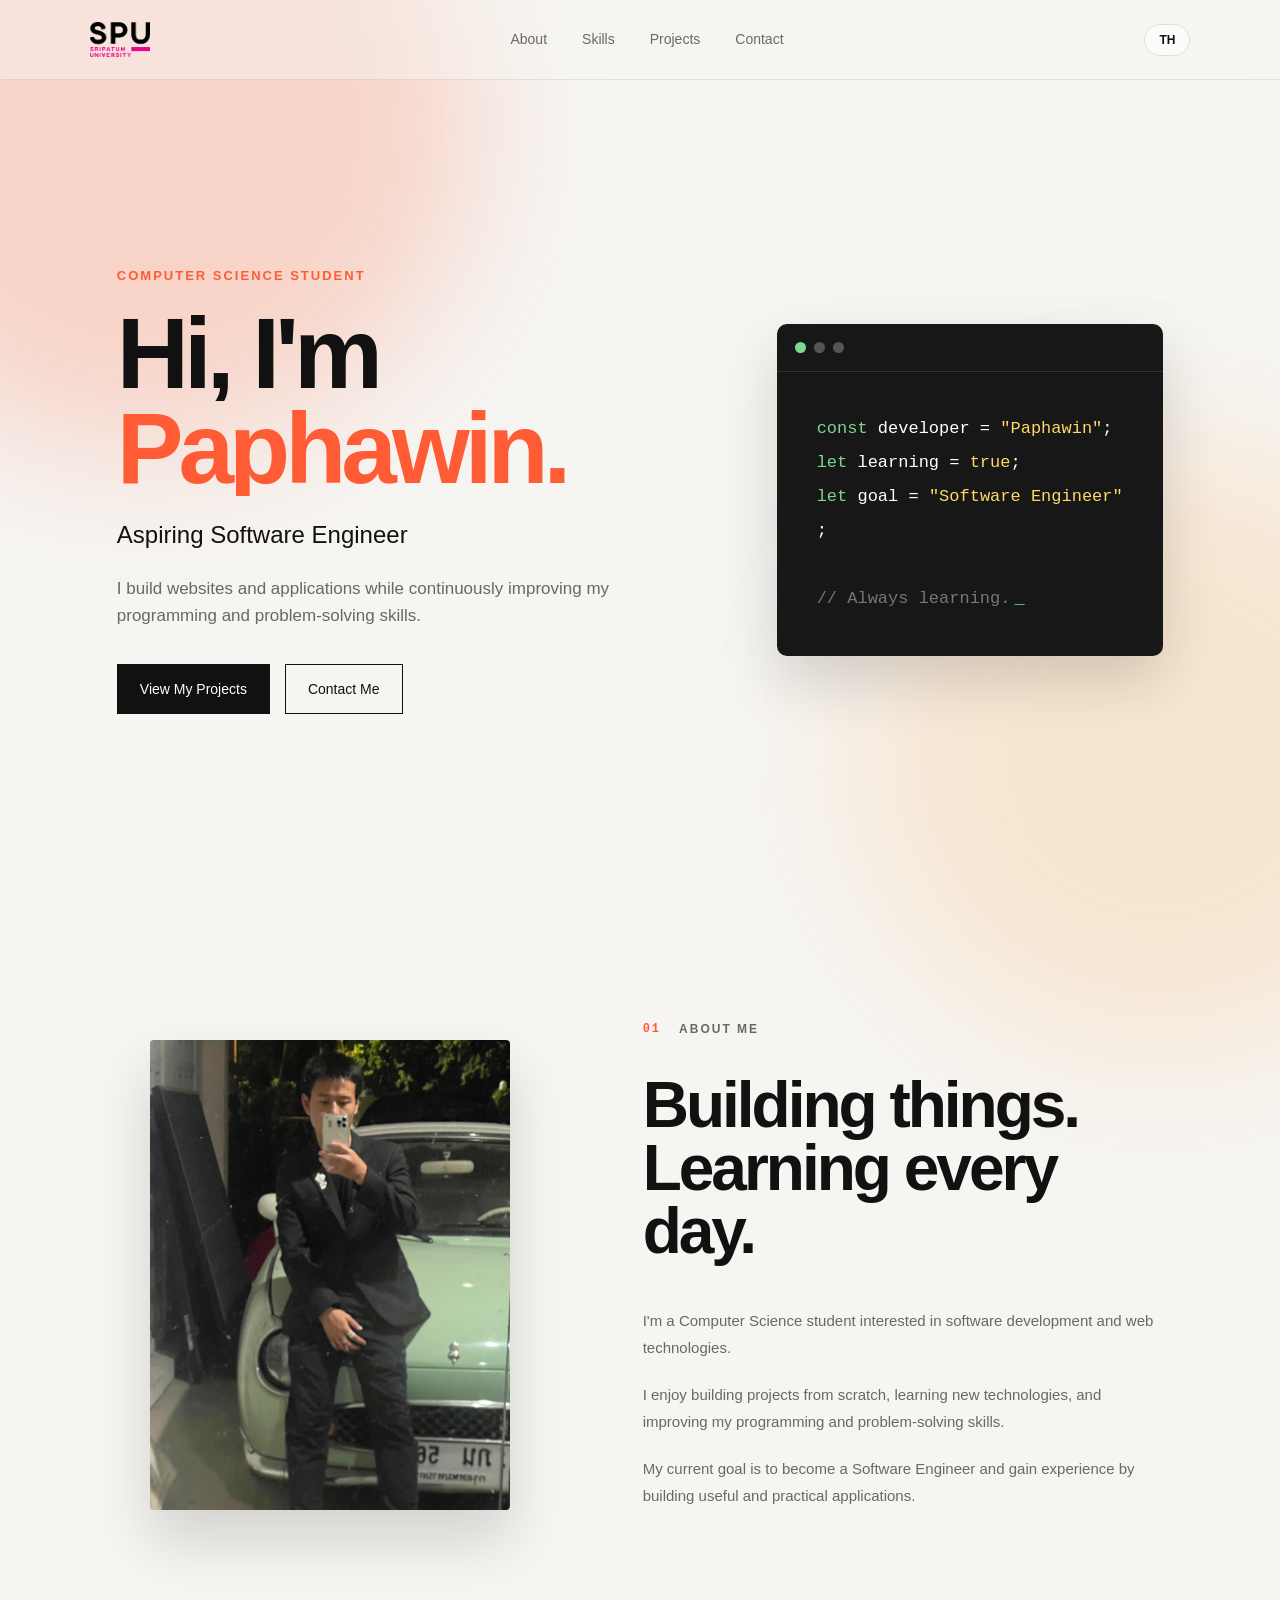
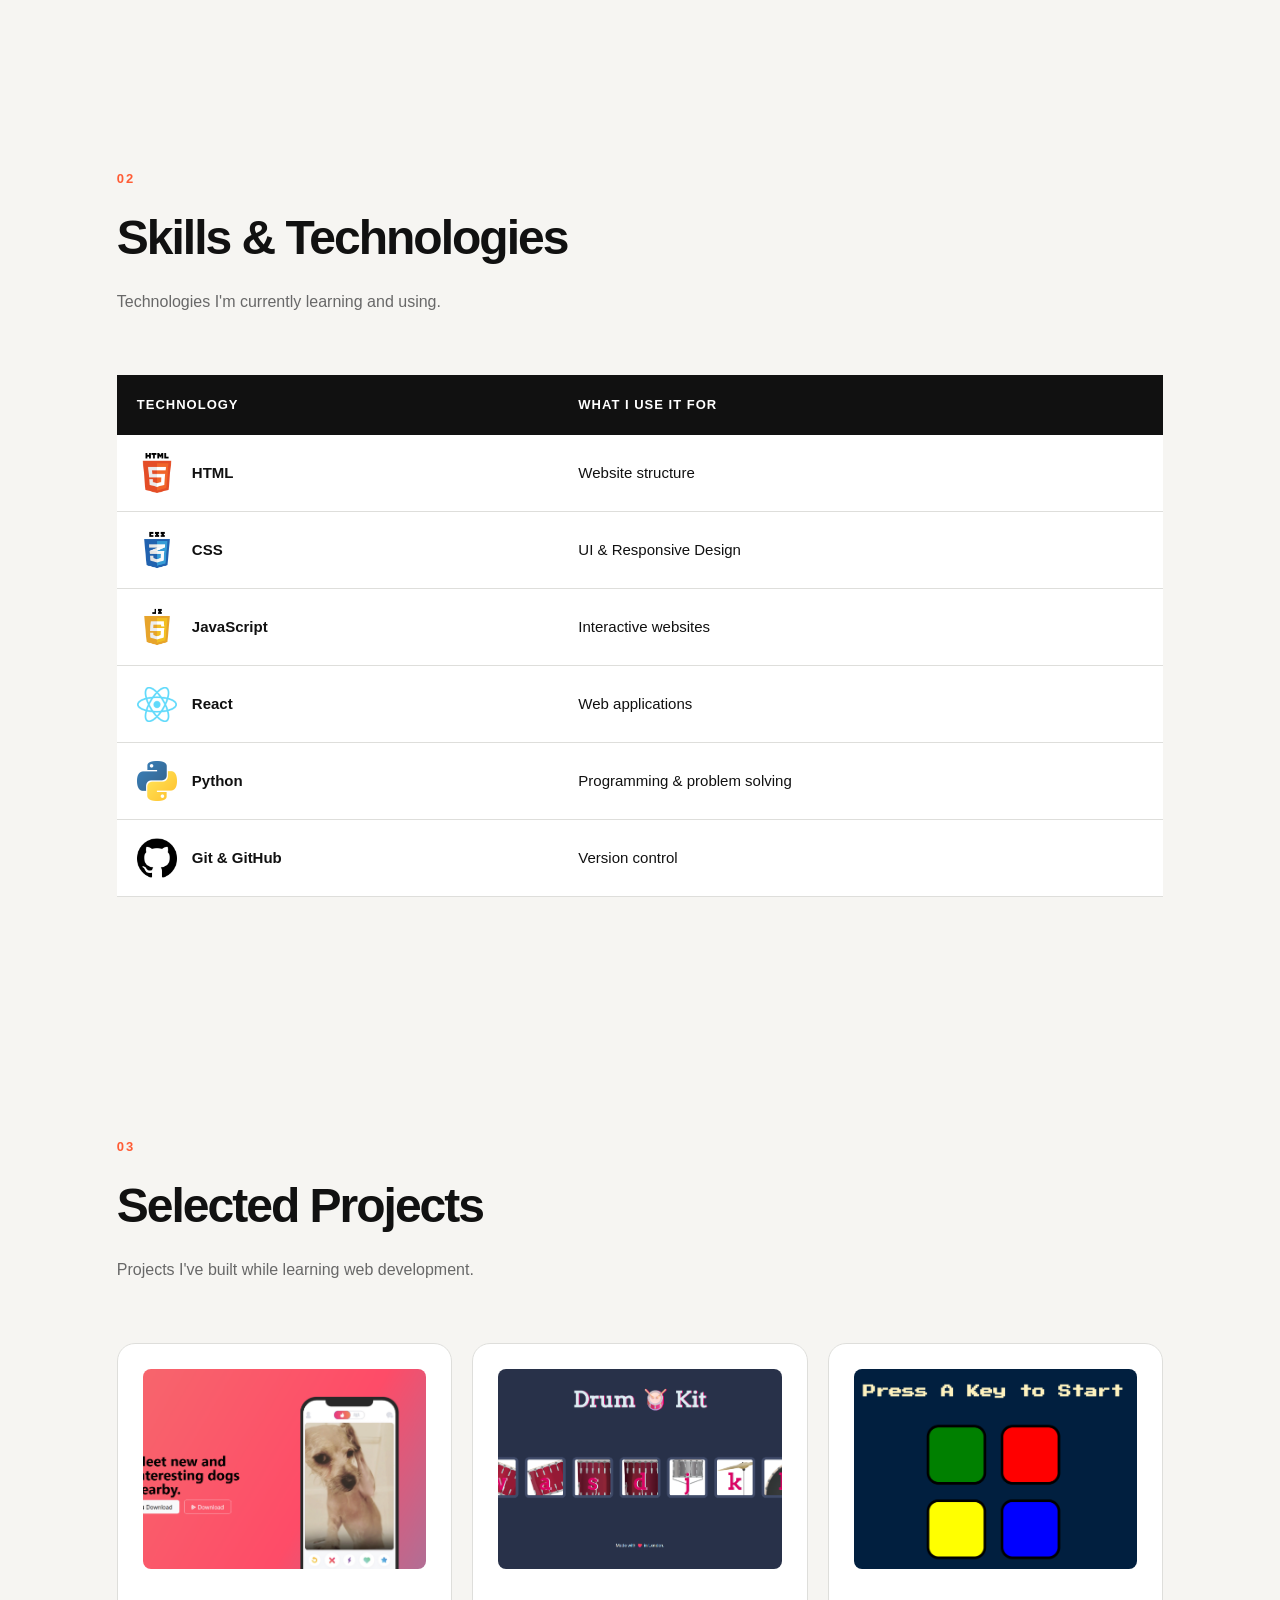
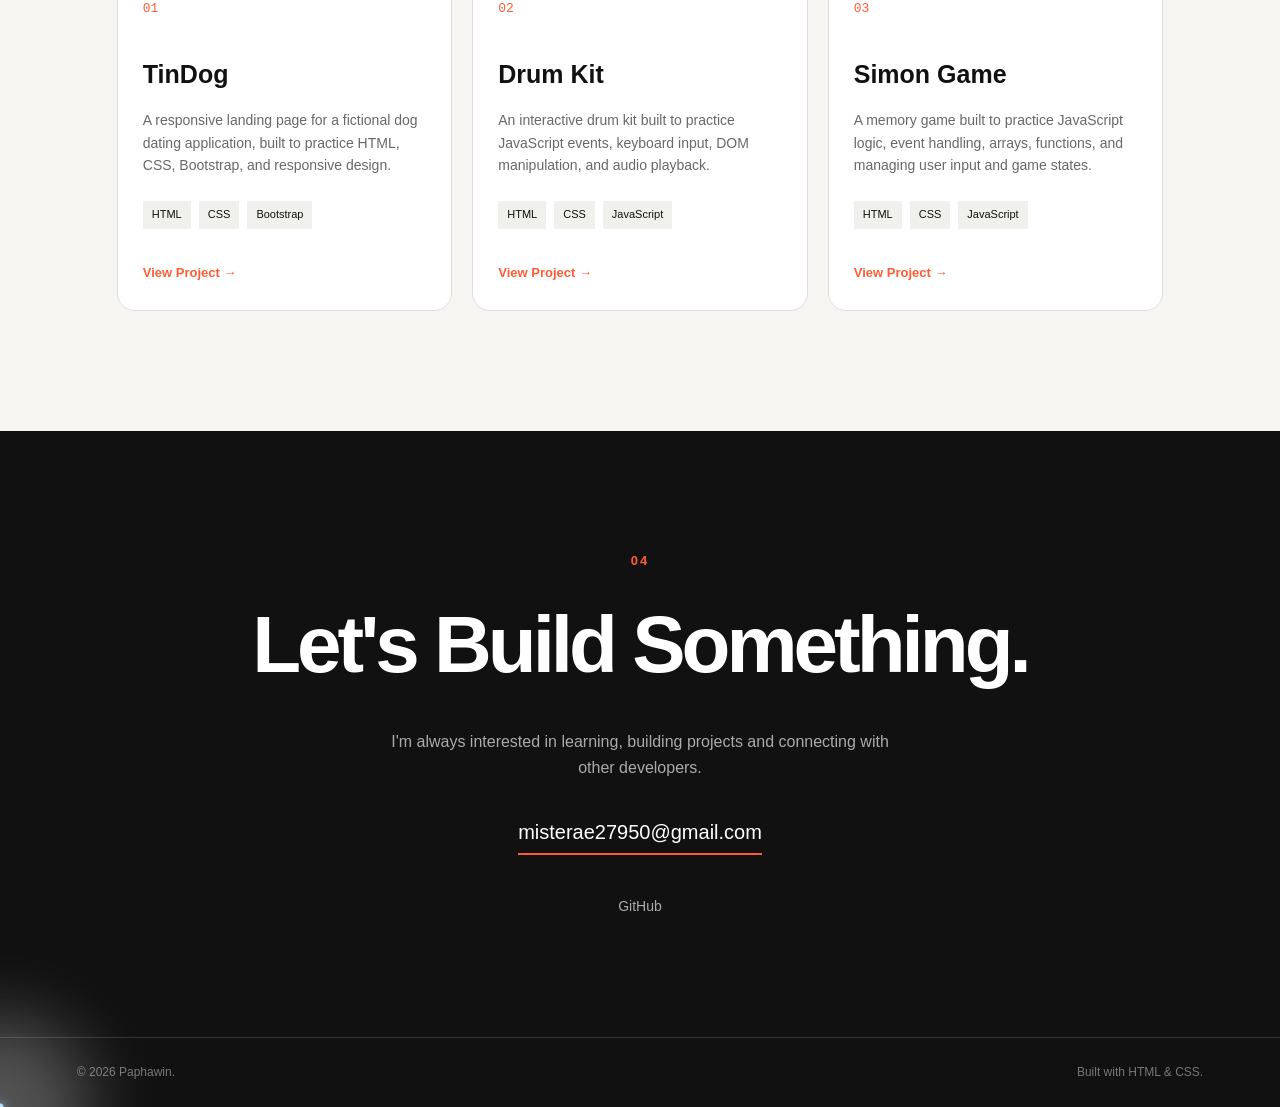
<file: index.html>
<!DOCTYPE html>
<html lang="en">

<head>
    <meta charset="UTF-8">
    <meta name="viewport" content="width=device-width, initial-scale=1.0">

    <title>Paphawin — Software Engineer Portfolio</title>

    <link rel="stylesheet" href="index.css">
</head>

<body>

    <!-- ================= NAVBAR ================= -->

    <header class="navbar">

        <a href="#" class="logo">
            <img src="./img/New_logo_spu_(Converted).png" alt="University Logo">
        </a>

        <nav>
            <a href="#about" data-en="About" data-th="เกี่ยวกับฉัน">About</a>

            <a href="#skills" data-en="Skills" data-th="ทักษะ">Skills</a>

            <a href="#projects" data-en="Projects" data-th="โปรเจกต์">Projects</a>

            <a href="#contact" data-en="Contact" data-th="ติดต่อ">Contact</a>
        </nav>

        <button id="language-btn" class="language-btn">
            TH
        </button>

    </header>


    <!-- ================= HERO ================= -->

    <main>

        <section class="hero">

            <div class="hero-text">

                <p class="hero-label" data-en="COMPUTER SCIENCE STUDENT" data-th="นักศึกษาวิทยาการคอมพิวเตอร์">
                    COMPUTER SCIENCE STUDENT
                </p>

                <h1>
                    <span class="typing-line line-1" data-en="Hi, I'm" data-th="สวัสดี ผม">
                        Hi, I'm
                    </span>

                    <br>

                    <span class="typing-line line-2">
                        Paphawin.
                    </span>
                </h1>

                <h2 data-en="Aspiring Software Engineer" data-th="นักพัฒนาซอฟต์แวร์ในอนาคต">
                    Aspiring Software Engineer
                </h2>

                <p class="hero-description"
                    data-en="I build websites and applications while continuously improving my programming and problem-solving skills."
                    data-th="ผมสร้างเว็บไซต์และแอปพลิเคชัน พร้อมพัฒนาทักษะการเขียนโปรแกรมและการแก้ปัญหาอย่างต่อเนื่อง">
                    I build websites and applications while continuously
                    improving my programming and problem-solving skills.
                </p>
                <div class="hero-buttons">

                    <a href="#projects" class="button primary" data-en="View My Projects" data-th="ดูโปรเจกต์ของฉัน">
                        View My Projects
                    </a>

                    <a href="#contact" class="button secondary" data-en="Contact Me" data-th="ติดต่อฉัน">
                        Contact Me
                    </a>

                </div>

            </div>


            <div class="hero-card">

                <div class="terminal">

                    <div class="terminal-top">
                        <span></span>
                        <span></span>
                        <span></span>
                    </div>

                    <div class="terminal-content">

                        <p>
                            <span class="green">const</span>
                            developer =
                            <span class="yellow">"Paphawin"</span>;
                        </p>

                        <p>
                            <span class="green">let</span>
                            learning =
                            <span class="yellow">true</span>;
                        </p>

                        <p>
                            <span class="green">let</span>
                            goal =
                            <span class="yellow">
                                "Software Engineer"
                            </span>;
                        </p>

                        <br>

                        <p class="comment">
                            // Always learning.<span class="terminal-cursor">_</span>
                        </p>

                    </div>

                </div>

            </div>

        </section>

        <!-- ================= ABOUT ================= -->

        <section class="section about" id="about">

            <div class="about-image">

                <div class="profile-card">

                    <img src="./img/S__23175170.jpg" alt="Paphawin">

                    <div class="card-shine"></div>

                </div>

            </div>

            <div class="about-content">

                <div class="about-label">
                    <span>01</span>
                    <span data-en="ABOUT ME" data-th="เกี่ยวกับฉัน">
                        ABOUT ME
                    </span>
                </div>

                <h2>
                    <span data-en="Building things." data-th="สร้างสิ่งต่าง ๆ">
                        Building things.
                    </span>
                    <br>
                    <span data-en="Learning every day." data-th="เรียนรู้ทุกวัน">
                        Learning every day.
                    </span>
                </h2>

                <div class="about-text">

                    <p data-en="I'm a Computer Science student interested in software development and web technologies."
                        data-th="ผมเป็นนักศึกษาวิทยาการคอมพิวเตอร์ที่สนใจด้านการพัฒนาซอฟต์แวร์และเทคโนโลยีเว็บ">
                        I'm a Computer Science student interested in
                        software development and web technologies.
                    </p>

                    <p data-en="I enjoy building projects from scratch, learning new technologies, and improving my programming and problem-solving skills."
                        data-th="ผมสนุกกับการสร้างโปรเจกต์ตั้งแต่เริ่มต้น เรียนรู้เทคโนโลยีใหม่ ๆ และพัฒนาทักษะการเขียนโปรแกรมและการแก้ปัญหา">
                        I enjoy building projects from scratch,
                        learning new technologies, and improving my
                        programming and problem-solving skills.
                    </p>

                    <p data-en="My current goal is to become a Software Engineer and gain experience by building useful and practical applications."
                        data-th="เป้าหมายของผมคือการเป็น Software Engineer และเก็บเกี่ยวประสบการณ์จากการสร้างแอปพลิเคชันที่มีประโยชน์และใช้งานได้จริง">
                        My current goal is to become a Software Engineer
                        and gain experience by building useful and
                        practical applications.
                    </p>
            </div>
        </section>


        <!-- ================= SKILLS ================= -->

        <section class="section skills" id="skills">

            <div class="section-heading">

                <p class="section-number">
                    02
                </p>

                <h2 data-en="Skills & Technologies" data-th="ทักษะและเทคโนโลยี">
                    Skills & Technologies
                </h2>

                <p data-en="Technologies I'm currently learning and using."
                    data-th="เทคโนโลยีที่ผมกำลังเรียนรู้และใช้งานอยู่">
                    Technologies I'm currently learning and using.
                </p>

            </div>


            <!-- Skill Table -->

            <div class="table-container">

                <table>

                    <thead>

                        <tr>
                            <th data-en="Technology" data-th="เทคโนโลยี">
                                Technology
                            </th>

                            <th data-en="What I Use It For" data-th="ฉันใช้มันทำอะไร">
                                What I Use It For
                            </th>
                        </tr>

                    </thead>


                    <tbody>

                        <!-- HTML -->

                        <tr>

                            <td>

                                <div class="technology">

                                    <img src="./img-logo/4_2048px-HTML5_logo_and_wordmark.svg.png" alt="HTML logo"
                                        class="skill-logo">

                                    <strong>HTML</strong>

                                </div>

                            </td>

                            <td data-en="Website structure" data-th="โครงสร้างเว็บไซต์">
                                Website structure
                            </td>

                        </tr>


                        <!-- CSS -->

                        <tr>

                            <td>

                                <div class="technology">

                                    <img src="./img-logo/css3-logo-png_seeklogo-186678.png" alt="CSS logo"
                                        class="skill-logo">

                                    <strong>CSS</strong>

                                </div>

                            </td>

                            <td data-en="UI & Responsive Design" data-th="การออกแบบ UI และ Responsive">
                                UI & Responsive Design
                            </td>

                        </tr>


                        <!-- JavaScript -->

                        <tr>

                            <td>

                                <div class="technology">

                                    <img src="./img-logo/javascript-logo-png_seeklogo-255387.png" alt="JavaScript logo"
                                        class="skill-logo">

                                    <strong>JavaScript</strong>

                                </div>

                            </td>

                            <td data-en="Interactive websites" data-th="เว็บไซต์แบบ Interactive">
                                Interactive websites
                            </td>

                        </tr>


                        <!-- React -->

                        <tr>

                            <td>

                                <div class="technology">

                                    <img src="./img-logo/React-icon.svg.webp" alt="React logo" class="skill-logo">

                                    <strong>React</strong>

                                </div>

                            </td>

                            <td data-en="Web applications" data-th="เว็บแอปพลิเคชัน">
                                Web applications
                            </td>

                        </tr>


                        <!-- Python -->

                        <tr>

                            <td>

                                <div class="technology">

                                    <img src="./img-logo/Python-logo-notext.svg.webp" alt="Python logo"
                                        class="skill-logo">

                                    <strong>Python</strong>

                                </div>

                            </td>

                            <td data-en="Programming & problem solving" data-th="การเขียนโปรแกรมและการแก้ปัญหา">
                                Programming & problem solving
                            </td>

                        </tr>


                        <!-- Git & GitHub -->

                        <tr>

                            <td>

                                <div class="technology">

                                    <img src="./img-logo/25231.png" alt="GitHub logo" class="skill-logo">

                                    <strong>Git & GitHub</strong>

                                </div>

                            </td>

                            <td data-en="Version control" data-th="การจัดการเวอร์ชันของโค้ด">
                                Version control
                            </td>

                        </tr>

                    </tbody>

                </table>

            </div>

        </section>



        <!-- ================= PROJECTS ================= -->

        <section class="section projects" id="projects">

            <div class="section-heading">

                <p class="section-number">
                    03
                </p>

                <h2 data-en="Selected Projects" data-th="โปรเจกต์ที่เลือก">
                    Selected Projects
                </h2>

                <p data-en="Projects I've built while learning web development."
                    data-th="โปรเจกต์ที่ผมสร้างขึ้นระหว่างเรียนรู้การพัฒนาเว็บไซต์">
                    Projects I've built while learning web development.
                </p>

            </div>


            <div class="project-grid">


                <!-- Project 1 -->

                <article class="project-card">

                    <div class="project-image">

                        <img src="./img/tindog.png" alt="TinDog Project">

                    </div>

                    <div class="project-content">

                        <div class="project-number">
                            01
                        </div>

                        <h3>
                            TinDog
                        </h3>

                        <p data-en="A responsive landing page for a fictional dog dating application, built to practice HTML, CSS, Bootstrap, and responsive design."
                            data-th="Landing Page แบบ Responsive สำหรับแอปหาคู่สุนัขสมมติ สร้างขึ้นเพื่อฝึก HTML, CSS, Bootstrap และ Responsive Design">
                            A responsive landing page for a fictional
                            dog dating application, built to practice
                            HTML, CSS, Bootstrap, and responsive design.
                        </p>

                        <div class="project-tech">

                            <span>HTML</span>
                            <span>CSS</span>
                            <span>Bootstrap</span>

                        </div>

                        <a href="./11.3 TinDog Project/index.html" class="project-link" data-en="View Project →"
                            data-th="ดูโปรเจกต์ →">
                            View Project →
                        </a>

                    </div>

                </article>


                <!-- Project 2 -->

                <article class="project-card">

                    <div class="project-image">

                        <img src="./img/drum kit.png" alt="Drum Kit Project">

                    </div>

                    <div class="project-content">

                        <div class="project-number">
                            02
                        </div>

                        <h3>
                            Drum Kit
                        </h3>

                        <p data-en="An interactive drum kit built to practice JavaScript events, keyboard input, DOM manipulation, and audio playback."
                            data-th="ชุดกลองแบบ Interactive ที่สร้างขึ้นเพื่อฝึก JavaScript Events, การรับข้อมูลจากคีย์บอร์ด, DOM Manipulation และการเล่นเสียง">
                            An interactive drum kit built to practice
                            JavaScript events, keyboard input, DOM
                            manipulation, and audio playback.
                        </p>

                        <div class="project-tech">

                            <span>HTML</span>
                            <span>CSS</span>
                            <span>JavaScript</span>

                        </div>

                        <a href="./Drum Kit Starting Files/index.html" class="project-link" data-en="View Project →"
                            data-th="ดูโปรเจกต์ →">
                            View Project →
                        </a>

                    </div>

                </article>



                <!-- Project 3 -->

                <article class="project-card">

                    <div class="project-image">

                        <img src="./img/simon game.png" alt="Simon Game Project">

                    </div>

                    <div class="project-content">

                        <div class="project-number">
                            03
                        </div>

                        <h3>
                            Simon Game
                        </h3>

                        <p data-en="A memory game built to practice JavaScript logic, event handling, arrays, functions, and managing user input and game states."
                            data-th="เกมฝึกความจำที่สร้างขึ้นเพื่อฝึก JavaScript Logic, Event Handling, Arrays, Functions และการจัดการข้อมูลจากผู้ใช้และสถานะของเกม">
                            A memory game built to practice JavaScript
                            logic, event handling, arrays, functions,
                            and managing user input and game states.
                        </p>

                        <div class="project-tech">

                            <span>HTML</span>
                            <span>CSS</span>
                            <span>JavaScript</span>

                        </div>

                        <a href="./Simon Game Challenge Step 2 Answer/index.html" class="project-link"
                            data-en="View Project →" data-th="ดูโปรเจกต์ →">
                            View Project →
                        </a>

                    </div>

                </article>


            </div>

        </section>


        <!-- ================= CONTACT ================= -->

        <section class="contact" id="contact">

            <p class="section-number">
                04
            </p>

            <h2 data-en="Let's Build Something." data-th="มาสร้างบางสิ่งด้วยกัน">
                Let's Build Something.
            </h2>

            <p data-en="I'm always interested in learning, building projects and connecting with other developers."
                data-th="ผมสนใจการเรียนรู้ การสร้างโปรเจกต์ และการพูดคุยแลกเปลี่ยนกับนักพัฒนาคนอื่น ๆ อยู่เสมอ">
                I'm always interested in learning,
                building projects and connecting with
                other developers.
            </p>

            <a href="mailto:misterae27950@gmail.com" class="email">
                misterae27950@gmail.com
            </a>

            <div class="socials">

                <a href="https://github.com/9paphawin">
                    GitHub
                </a>

            </div>

        </section>

    </main>


    <!-- ================= FOOTER ================= -->

    <footer>

        <p>
            © 2026 Paphawin.
        </p>

        <p>
            Built with HTML & CSS.
        </p>

    </footer>

    <script src="index.js"></script>

</body>

</html>
</file>
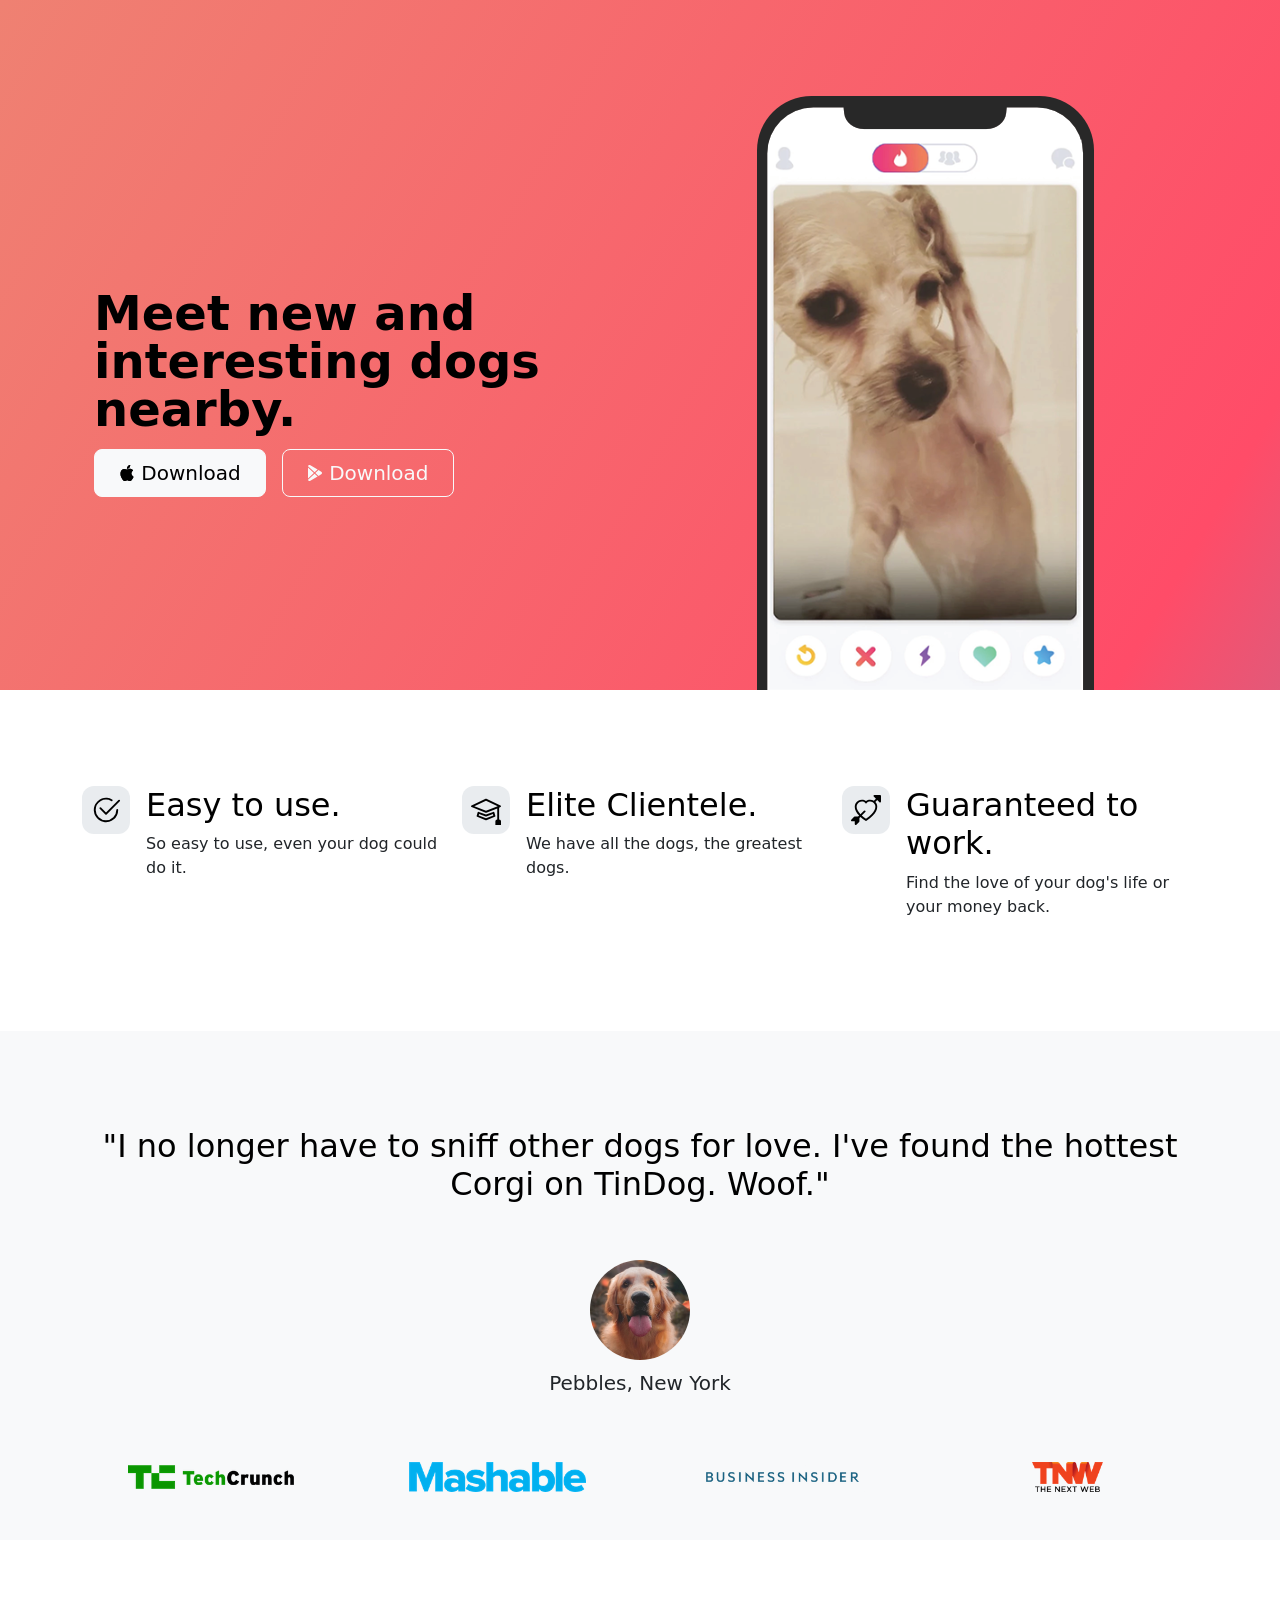
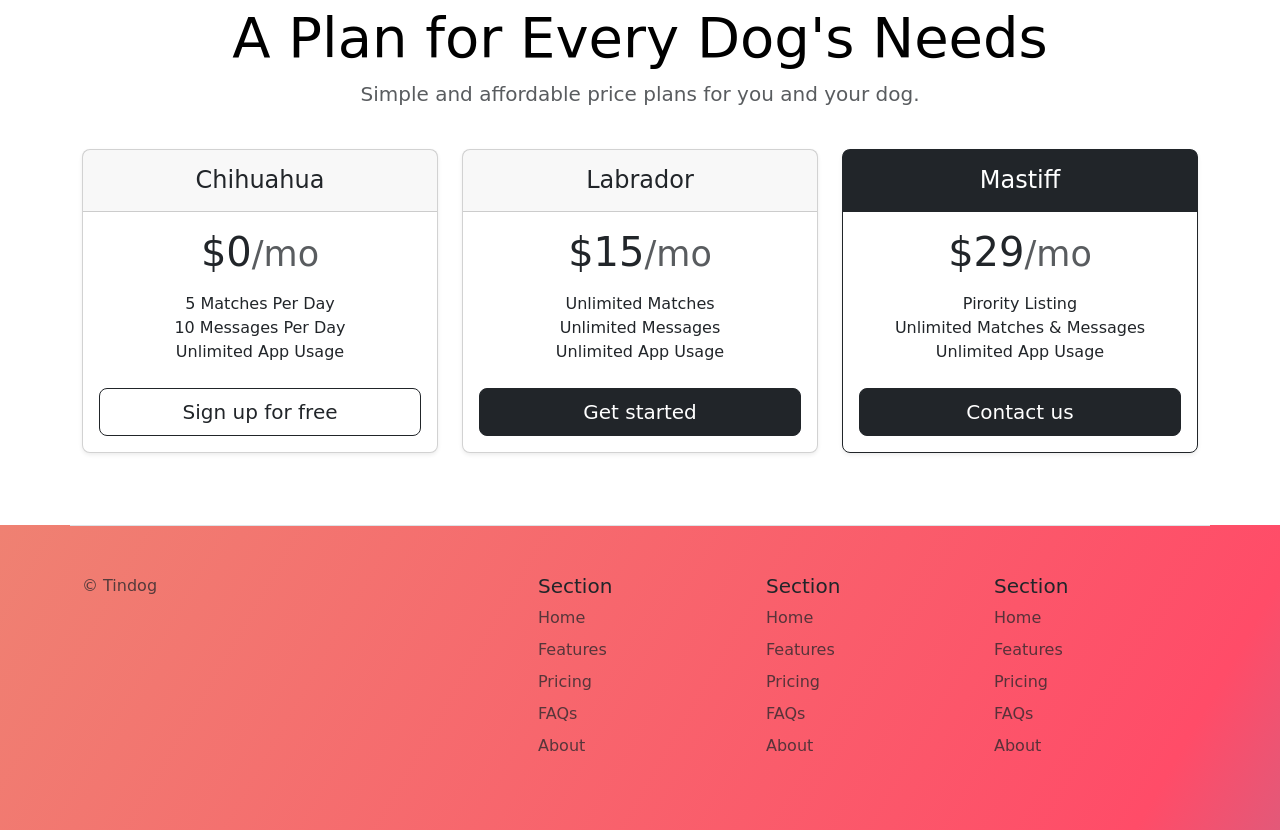
<file: 11.3 TinDog Project/index.html>
<!DOCTYPE html>
<html lang="en">

<head>
  <meta charset="UTF-8">
  <meta name="viewport" content="width=device-width, initial-scale=1.0">
  <title>TinDog</title>
  <link href="https://cdn.jsdelivr.net/npm/bootstrap@5.3.8/dist/css/bootstrap.min.css" rel="stylesheet"
    integrity="sha384-sRIl4kxILFvY47J16cr9ZwB07vP4J8+LH7qKQnuqkuIAvNWLzeN8tE5YBujZqJLB" crossorigin="anonymous">
  <link rel="stylesheet" href="./css/style.css">
</head>

<body>

  <!-- Title -->
  <section id="title" class="gradient-background">
    <div class="container col-xxl-8 px-4 pt-5">
      <!-- ให้ไปศึกษาเรื่องด้านบนมาว่ามันคืออะไร -->
      <div class="row flex-lg-row-reverse align-items-center g-5 pt-5">
        <div class="col-10 col-sm-8 col-lg-6">
          <img src="./images/iphone.png" class="d-block mx-lg-auto img-fluid" alt="Bootstrap Themes" height="200"
            loading="lazy">
        </div>
        <div class="col-lg-6">
          <h1 class="display-5 fw-bold text-body-emphasis lh-1 mb-3">Meet new and interesting dogs nearby.</h1>
          <div class="d-grid gap-2 d-md-flex justify-content-md-start">
            <button type="button" class="btn btn-light btn-lg px-4 me-md-2"><svg xmlns="http://www.w3.org/2000/svg"
                width="16" height="16" fill="currentColor" class="bi bi-apple mb-1" viewBox="0 0 16 16">
                <path
                  d="M11.182.008C11.148-.03 9.923.023 8.857 1.18c-1.066 1.156-.902 2.482-.878 2.516.024.034 1.52.087 2.475-1.258.955-1.345.762-2.391.728-2.43Zm3.314 11.733c-.048-.096-2.325-1.234-2.113-3.422.212-2.189 1.675-2.789 1.698-2.854.023-.065-.597-.79-1.254-1.157a3.692 3.692 0 0 0-1.563-.434c-.108-.003-.483-.095-1.254.116-.508.139-1.653.589-1.968.607-.316.018-1.256-.522-2.267-.665-.647-.125-1.333.131-1.824.328-.49.196-1.422.754-2.074 2.237-.652 1.482-.311 3.83-.067 4.56.244.729.625 1.924 1.273 2.796.576.984 1.34 1.667 1.659 1.899.319.232 1.219.386 1.843.067.502-.308 1.408-.485 1.766-.472.357.013 1.061.154 1.782.539.571.197 1.111.115 1.652-.105.541-.221 1.324-1.059 2.238-2.758.347-.79.505-1.217.473-1.282Z" />
                <path
                  d="M11.182.008C11.148-.03 9.923.023 8.857 1.18c-1.066 1.156-.902 2.482-.878 2.516.024.034 1.52.087 2.475-1.258.955-1.345.762-2.391.728-2.43Zm3.314 11.733c-.048-.096-2.325-1.234-2.113-3.422.212-2.189 1.675-2.789 1.698-2.854.023-.065-.597-.79-1.254-1.157a3.692 3.692 0 0 0-1.563-.434c-.108-.003-.483-.095-1.254.116-.508.139-1.653.589-1.968.607-.316.018-1.256-.522-2.267-.665-.647-.125-1.333.131-1.824.328-.49.196-1.422.754-2.074 2.237-.652 1.482-.311 3.83-.067 4.56.244.729.625 1.924 1.273 2.796.576.984 1.34 1.667 1.659 1.899.319.232 1.219.386 1.843.067.502-.308 1.408-.485 1.766-.472.357.013 1.061.154 1.782.539.571.197 1.111.115 1.652-.105.541-.221 1.324-1.059 2.238-2.758.347-.79.505-1.217.473-1.282Z" />
              </svg> Download</button>
            <button type="button" class="btn btn-outline-light btn-lg px-4"><svg xmlns="http://www.w3.org/2000/svg"
                width="16" height="16" fill="currentColor" class="bi bi-google-play mb-1" viewBox="0 0 16 16">
                <path
                  d="M14.222 9.374c1.037-.61 1.037-2.137 0-2.748L11.528 5.04 8.32 8l3.207 2.96 2.694-1.586Zm-3.595 2.116L7.583 8.68 1.03 14.73c.201 1.029 1.36 1.61 2.303 1.055l7.294-4.295ZM1 13.396V2.603L6.846 8 1 13.396ZM1.03 1.27l6.553 6.05 3.044-2.81L3.333.215C2.39-.341 1.231.24 1.03 1.27Z" />
              </svg> Download</button>
          </div>
        </div>
      </div>
    </div>

  </section>
  <!-- Features -->
  <section id="features">
    <div class="container mt-5">
      <div class="row g-4 py-5 row-cols-1 row-cols-lg-3">
        <div class="col d-flex align-items-start">
          <div
            class="icon-square text-body-emphasis bg-body-secondary d-inline-flex align-items-center justify-content-center fs-4 flex-shrink-0 me-3">
            <svg xmlns="http://www.w3.org/2000/svg" height="30" fill="currentColor" class="bi bi-check2-circle"
              viewBox="0 0 16 16">
              <path
                d="M2.5 8a5.5 5.5 0 0 1 8.25-4.764.5.5 0 0 0 .5-.866A6.5 6.5 0 1 0 14.5 8a.5.5 0 0 0-1 0 5.5 5.5 0 1 1-11 0z" />
              <path
                d="M15.354 3.354a.5.5 0 0 0-.708-.708L8 9.293 5.354 6.646a.5.5 0 1 0-.708.708l3 3a.5.5 0 0 0 .708 0l7-7z" />
            </svg>

          </div>
          <div>
            <h3 class="fs-2 text-body-emphasis">Easy to use.</h3>
            <p>So easy to use, even your dog could do it.</p>
          </div>
        </div>
        <div class="col d-flex align-items-start">
          <div
            class="icon-square text-body-emphasis bg-body-secondary d-inline-flex align-items-center justify-content-center fs-4 flex-shrink-0 me-3">
            <svg xmlns="http://www.w3.org/2000/svg" height="30" fill="currentColor" class="bi bi-mortarboard"
              viewBox="0 0 16 16">
              <path
                d="M8.211 2.047a.5.5 0 0 0-.422 0l-7.5 3.5a.5.5 0 0 0 .025.917l7.5 3a.5.5 0 0 0 .372 0L14 7.14V13a1 1 0 0 0-1 1v2h3v-2a1 1 0 0 0-1-1V6.739l.686-.275a.5.5 0 0 0 .025-.917l-7.5-3.5ZM8 8.46 1.758 5.965 8 3.052l6.242 2.913L8 8.46Z" />
              <path
                d="M4.176 9.032a.5.5 0 0 0-.656.327l-.5 1.7a.5.5 0 0 0 .294.605l4.5 1.8a.5.5 0 0 0 .372 0l4.5-1.8a.5.5 0 0 0 .294-.605l-.5-1.7a.5.5 0 0 0-.656-.327L8 10.466 4.176 9.032Zm-.068 1.873.22-.748 3.496 1.311a.5.5 0 0 0 .352 0l3.496-1.311.22.748L8 12.46l-3.892-1.556Z" />
            </svg>
          </div>
          <div>
            <h3 class="fs-2 text-body-emphasis">Elite Clientele.</h3>
            <p>We have all the dogs, the greatest dogs.</p>
          </div>
        </div>
        <div class="col d-flex align-items-start">
          <div
            class="icon-square text-body-emphasis bg-body-secondary d-inline-flex align-items-center justify-content-center fs-4 flex-shrink-0 me-3">
            <svg xmlns="http://www.w3.org/2000/svg" height="30" fill="currentColor" class="bi bi-arrow-through-heart"
              viewBox="0 0 16 16">
              <path fill-rule="evenodd"
                d="M2.854 15.854A.5.5 0 0 1 2 15.5V14H.5a.5.5 0 0 1-.354-.854l1.5-1.5A.5.5 0 0 1 2 11.5h1.793l.53-.53c-.771-.802-1.328-1.58-1.704-2.32-.798-1.575-.775-2.996-.213-4.092C3.426 2.565 6.18 1.809 8 3.233c1.25-.98 2.944-.928 4.212-.152L13.292 2 12.147.854A.5.5 0 0 1 12.5 0h3a.5.5 0 0 1 .5.5v3a.5.5 0 0 1-.854.354L14 2.707l-1.006 1.006c.236.248.44.531.6.845.562 1.096.585 2.517-.213 4.092-.793 1.563-2.395 3.288-5.105 5.08L8 13.912l-.276-.182a21.86 21.86 0 0 1-2.685-2.062l-.539.54V14a.5.5 0 0 1-.146.354l-1.5 1.5Zm2.893-4.894A20.419 20.419 0 0 0 8 12.71c2.456-1.666 3.827-3.207 4.489-4.512.679-1.34.607-2.42.215-3.185-.817-1.595-3.087-2.054-4.346-.761L8 4.62l-.358-.368c-1.259-1.293-3.53-.834-4.346.761-.392.766-.464 1.845.215 3.185.323.636.815 1.33 1.519 2.065l1.866-1.867a.5.5 0 1 1 .708.708L5.747 10.96Z" />
            </svg>
          </div>
          <div>
            <h3 class="fs-2 text-body-emphasis">Guaranteed to work.</h3>
            <p>Find the love of your dog's life or your money back.</p>
          </div>
        </div>
      </div>
    </div>

  </section>
  <!-- Testimonial -->
  <section id="testimonial">
    <div class="my-5">
      <div class="p-5 text-center bg-body-tertiary">
        <div class="container py-5">
          <h2 class="text-body-emphasis">"I no longer have to sniff other dogs for love. I've found the hottest Corgi on
            TinDog. Woof."</h2>
          <img class="profile-img mt-5" src="./images/dog-img.jpg" alt="dog">
          <p class="col-lg-8 mx-auto lead mt-2">
            Pebbles, New York
          </p>
        </div>
      

      <div class="container">
        <div class="row">
          <!-- ศึกษาตรงนี้เพิ่ม -->
           <div class="col-lg-3 col-sm-12">
             <img src="./images/techcrunch.png" alt="techcrunch" height="30">
           </div>
           <div class="col-lg-3 col-sm-12">
             <img src="./images/mashable.png" alt="mashable" height="30">
           </div>
           <div class="col-lg-3 col-sm-12">
             <img src="./images/bizinsider.png" alt="bizinsider" height="30">
           </div>
           <div class="col-lg-3 col-sm-12">
             <img src="./images/tnw.png" alt="tnw" height="30">
           </div>
         </div>
       </div>
      </div>
    </div>
  </section>
  <!-- Pricing -->
  <section id="pricing">
    <div class="container">
      <div class="pricing-header p-3 pb-md-4 mx-auto text-center">
        <h2 class="display-4 fw-normal text-body-emphasis">A Plan for Every Dog's Needs</h2>
        <p class="fs-5 text-body-secondary">Simple and affordable price plans for you and your dog.
        </p>
      </div>
      <div class="row row-cols-1 row-cols-md-3 mb-3 text-center">
        <div class="col">
          <div class="card mb-4 rounded-3 shadow-sm">
            <div class="card-header py-3">
              <h4 class="my-0 fw-normal">Chihuahua</h4>
            </div>
            <div class="card-body">
              <h1 class="card-title pricing-card-title">$0<small class="text-body-secondary fw-light">/mo</small></h1>
              <ul class="list-unstyled mt-3 mb-4">
                <li>5 Matches Per Day</li>
                <li>10 Messages Per Day</li>
                <li>Unlimited App Usage</li>
              </ul> <button type="button" class="w-100 btn btn-lg btn-outline-dark">Sign up for free</button>
            </div>
          </div>
        </div>
        <div class="col">
          <div class="card mb-4 rounded-3 shadow-sm">
            <div class="card-header py-3">
              <h4 class="my-0 fw-normal">Labrador</h4>
            </div>
            <div class="card-body">
              <h1 class="card-title pricing-card-title">$15<small class="text-body-secondary fw-light">/mo</small></h1>
              <ul class="list-unstyled mt-3 mb-4">
                <li>Unlimited Matches</li>
                <li>Unlimited Messages</li>
                <li>Unlimited App Usage</li>
              </ul> <button type="button" class="w-100 btn btn-lg btn-dark">Get started</button>
            </div>
          </div>
        </div>
        <div class="col">
          <div class="card mb-4 rounded-3 shadow-sm border-dark">
            <div class="card-header py-3 text-bg-dark border-dark">
              <h4 class="my-0 fw-normal">Mastiff</h4>
            </div>
            <div class="card-body">
              <h1 class="card-title pricing-card-title">$29<small class="text-body-secondary fw-light">/mo</small></h1>
              <ul class="list-unstyled mt-3 mb-4">
                <li>Pirority Listing</li>
                <li>Unlimited Matches & Messages</li>
                <li>Unlimited App Usage</li>
              </ul> <button type="button" class="w-100 btn btn-lg btn-dark">Contact us</button>
            </div>
          </div>
        </div>
      </div>
    </div>

  </section>
  <!-- Footer -->
  <section id="footer" class="gradient-background">
    <div class="container">
      <footer class="row row-cols-1 row-cols-sm-2 row-cols-md-5 py-5 mt-5 border-top">
        <div class="col mb-3">

          <p class="text-body-secondary">© Tindog</p>
        </div>

        <div class="col mb-3">

        </div>

        <div class="col mb-3">
          <h5>Section</h5>
          <ul class="nav flex-column">
            <li class="nav-item mb-2"><a href="#" class="nav-link p-0 text-body-secondary">Home</a></li>
            <li class="nav-item mb-2"><a href="#" class="nav-link p-0 text-body-secondary">Features</a></li>
            <li class="nav-item mb-2"><a href="#" class="nav-link p-0 text-body-secondary">Pricing</a></li>
            <li class="nav-item mb-2"><a href="#" class="nav-link p-0 text-body-secondary">FAQs</a></li>
            <li class="nav-item mb-2"><a href="#" class="nav-link p-0 text-body-secondary">About</a></li>
          </ul>
        </div>
        <div class="col mb-3">
          <h5>Section</h5>
          <ul class="nav flex-column">
            <li class="nav-item mb-2"><a href="#" class="nav-link p-0 text-body-secondary">Home</a></li>
            <li class="nav-item mb-2"><a href="#" class="nav-link p-0 text-body-secondary">Features</a></li>
            <li class="nav-item mb-2"><a href="#" class="nav-link p-0 text-body-secondary">Pricing</a></li>
            <li class="nav-item mb-2"><a href="#" class="nav-link p-0 text-body-secondary">FAQs</a></li>
            <li class="nav-item mb-2"><a href="#" class="nav-link p-0 text-body-secondary">About</a></li>
          </ul>
        </div>
        <div class="col mb-3">
          <h5>Section</h5>
          <ul class="nav flex-column">
            <li class="nav-item mb-2"><a href="#" class="nav-link p-0 text-body-secondary">Home</a></li>
            <li class="nav-item mb-2"><a href="#" class="nav-link p-0 text-body-secondary">Features</a></li>
            <li class="nav-item mb-2"><a href="#" class="nav-link p-0 text-body-secondary">Pricing</a></li>
            <li class="nav-item mb-2"><a href="#" class="nav-link p-0 text-body-secondary">FAQs</a></li>
            <li class="nav-item mb-2"><a href="#" class="nav-link p-0 text-body-secondary">About</a></li>
          </ul>
        </div>
    </div>
    </footer>
    </div>

  </section>
</body>

</html>
</file>
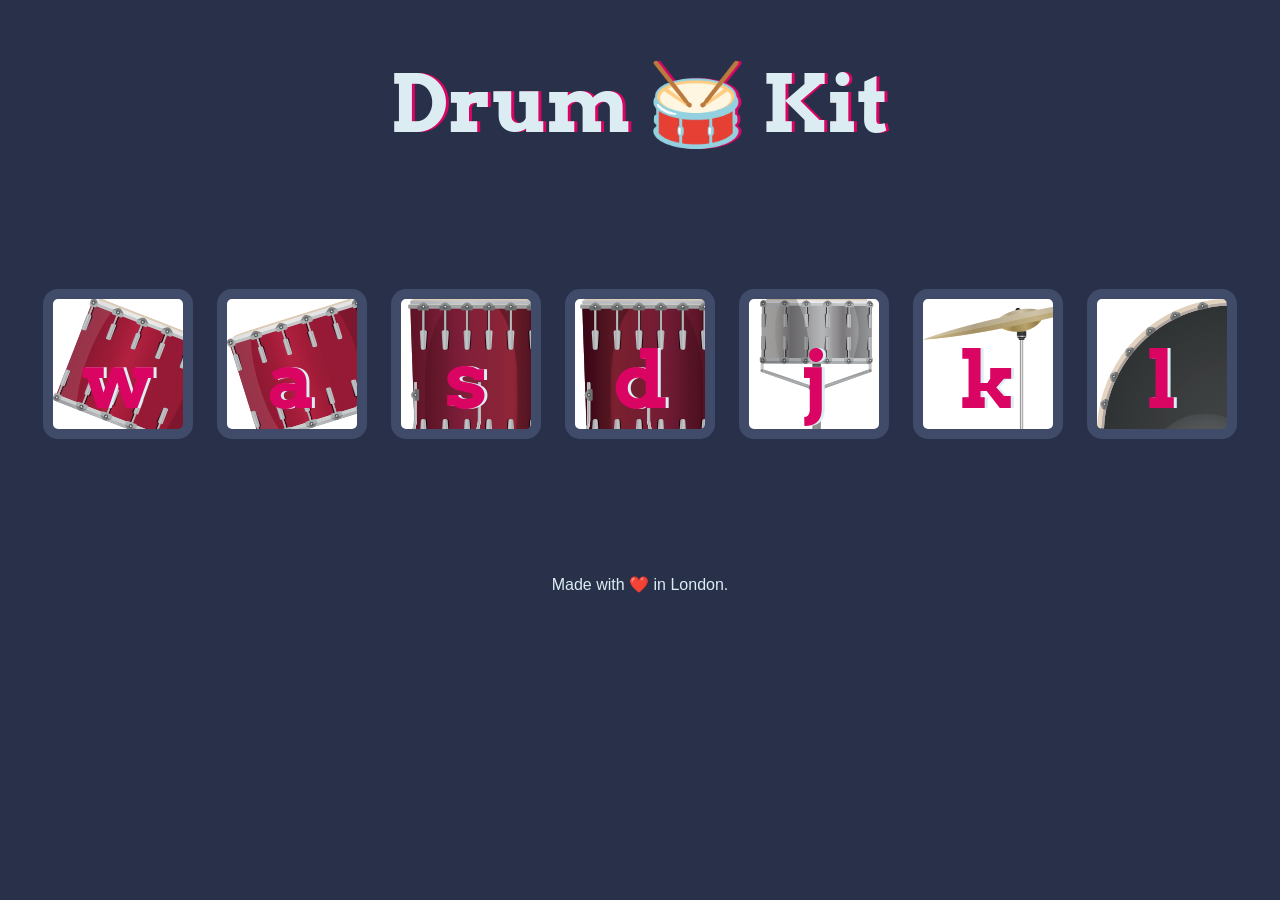
<file: Drum Kit Starting Files/index.html>
<!DOCTYPE html>
<html lang="en" dir="ltr">

<head>
  <meta charset="utf-8">
  <title>Drum Kit</title>
  <link rel="stylesheet" href="styles.css">
  <link href="https://fonts.googleapis.com/css?family=Arvo" rel="stylesheet">
</head>

<body>

  <h1 id="title">Drum 🥁 Kit</h1>
  <div class="set">
    <button class="w drum">w</button>
    <button class="a drum">a</button>
    <button class="s drum">s</button>
    <button class="d drum">d</button>
    <button class="j drum">j</button>
    <button class="k drum">k</button>
    <button class="l drum">l</button>
  </div>


  <footer>
    Made with ❤️ in London.
  </footer>
  <script src="index.js" charset="utf-8"></script>
</body>

</html>
</file>
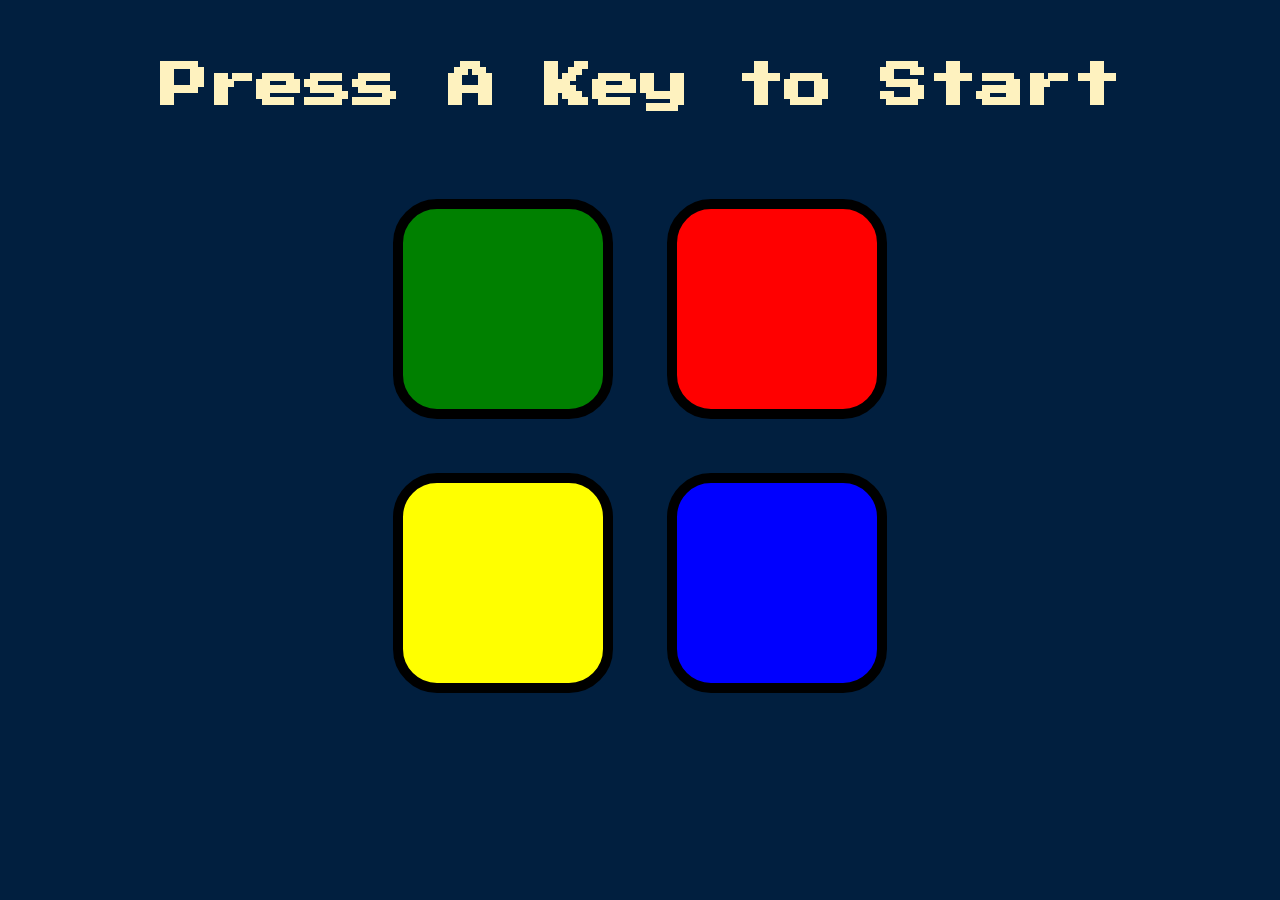
<file: Simon Game Challenge Step 2 Answer/index.html>
<!DOCTYPE html>
<html lang="en" dir="ltr">

<head>
  <meta charset="utf-8">
  <title>Simon</title>
  <link rel="stylesheet" href="styles.css">
  <link href="https://fonts.googleapis.com/css?family=Press+Start+2P" rel="stylesheet">
</head>

<body>
  <h1 id="level-title">Press A Key to Start</h1>
  <div class="container">
    <div lass="row">

      <div type="button" id="green" class="btn green">

      </div>

      <div type="button" id="red" class="btn red">

      </div>
    </div>

    <div class="row">

      <div type="button" id="yellow" class="btn yellow">

      </div>
      <div type="button" id="blue" class="btn blue">

      </div>

    </div>

  </div>

  <script src="https://ajax.googleapis.com/ajax/libs/jquery/3.3.1/jquery.min.js"></script>
  <script src="game.js" charset="utf-8"></script>

</body>

</html>
</file>
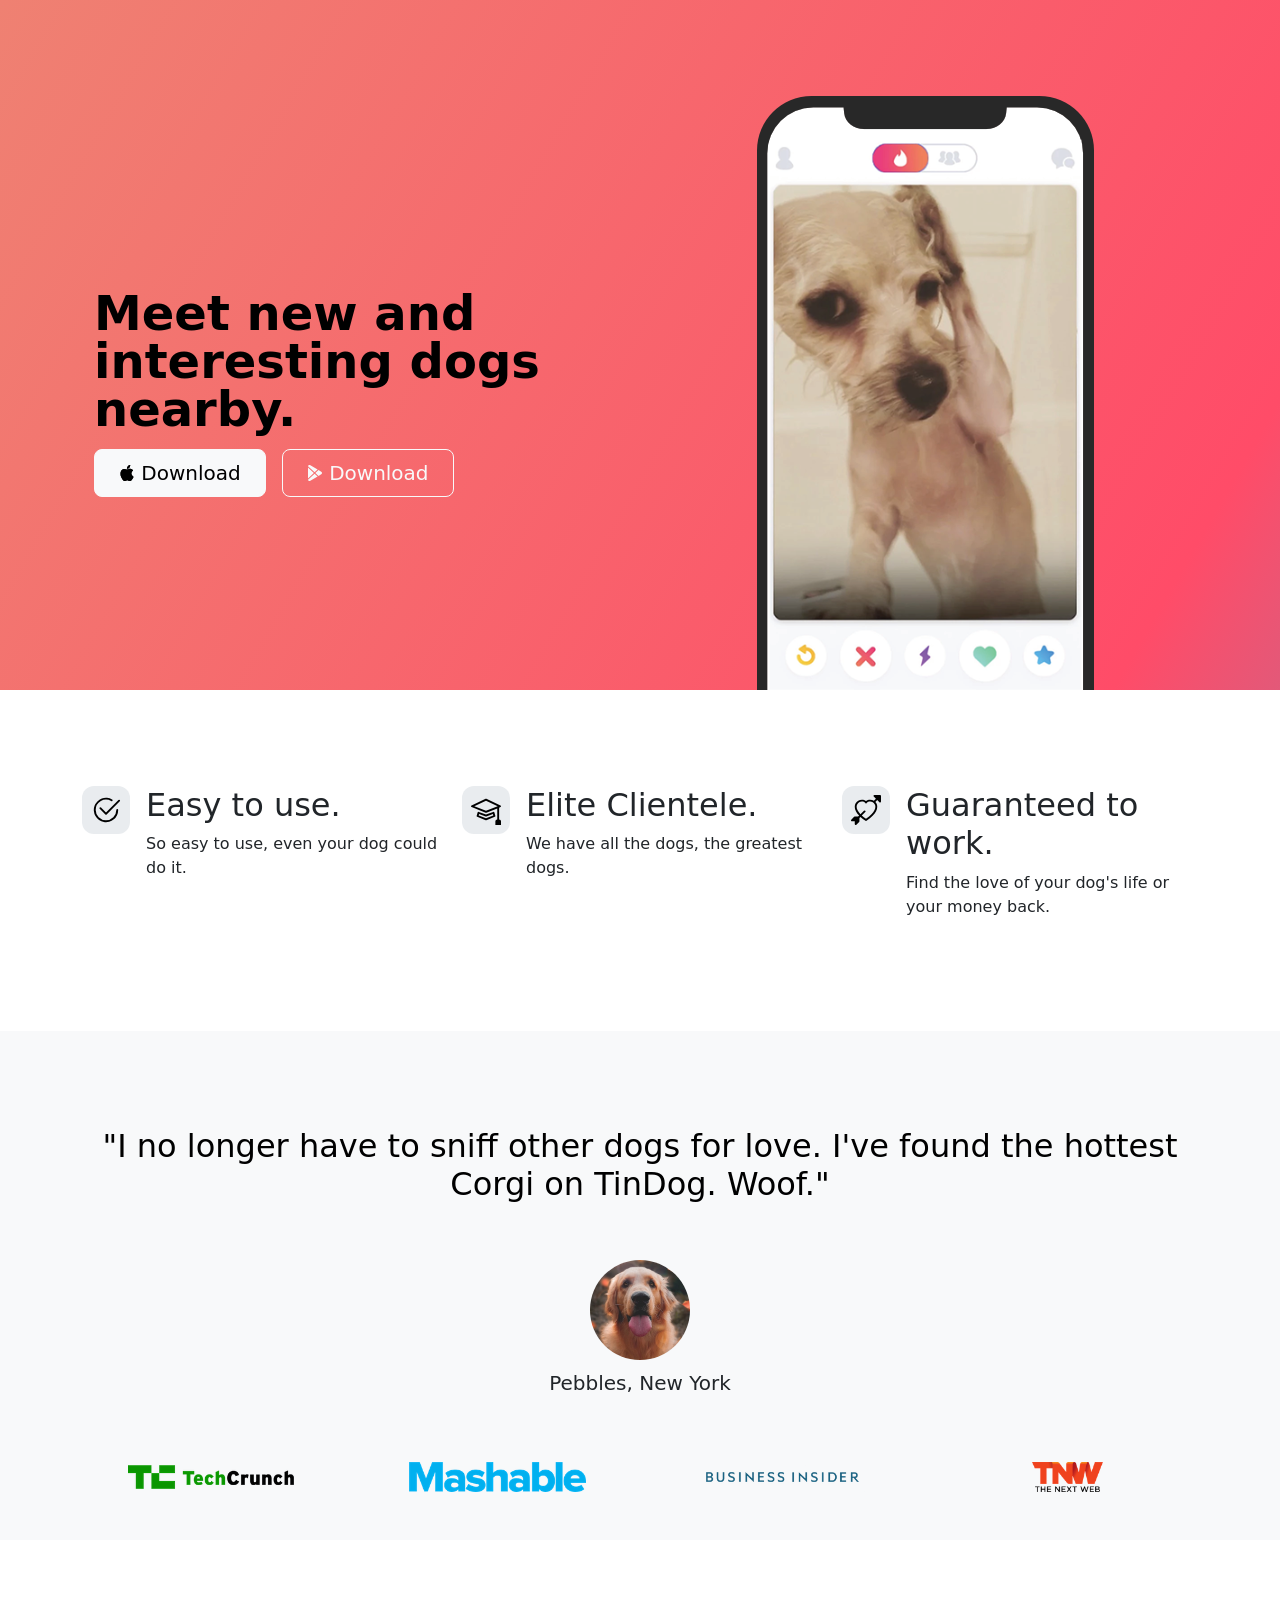
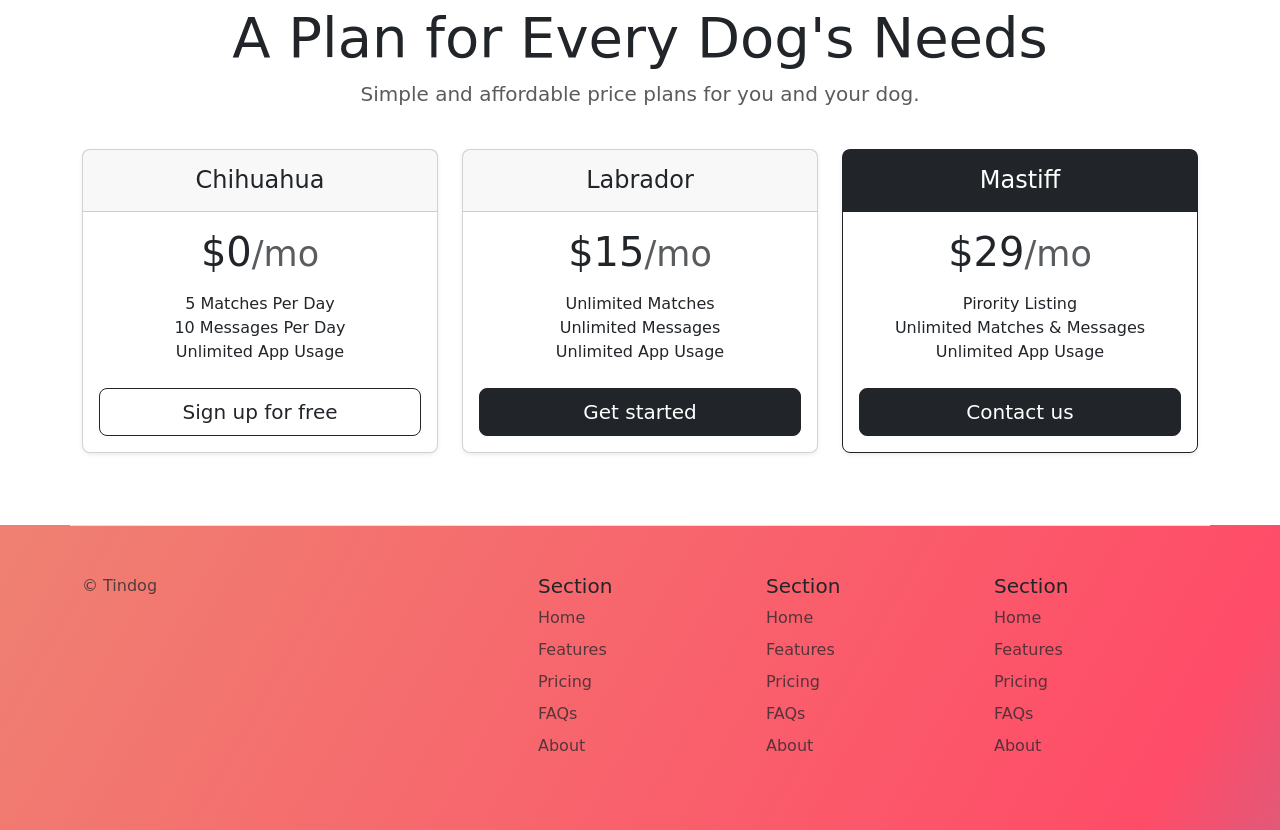
<file: 11.3 TinDog Project/solution.html>
<!DOCTYPE html>
<html lang="en">

<head>
  <meta charset="UTF-8">
  <meta name="viewport" content="width=device-width, initial-scale=1.0">
  <title>TinDog</title>
  <link href="https://cdn.jsdelivr.net/npm/bootstrap@5.3.0-alpha3/dist/css/bootstrap.min.css" rel="stylesheet"
    integrity="sha384-KK94CHFLLe+nY2dmCWGMq91rCGa5gtU4mk92HdvYe+M/SXH301p5ILy+dN9+nJOZ" crossorigin="anonymous">
  <link rel="stylesheet" href="./css/solution.css">
</head>

<body>


  <!-- Title -->
  <section id="title" class="gradient-background">

    <div class="container col-xxl-8 px-4 pt-5">
      <div class="row flex-lg-row-reverse align-items-center g-5 pt-5">
        <div class="col-10 col-sm-8 col-lg-6">
          <img src="./images/iphone.png" class="d-block mx-lg-auto img-fluid" alt="Bootstrap Themes" height="200"
            loading="lazy">
        </div>
        <div class="col-lg-6">
          <h1 class="display-5 fw-bold text-body-emphasis lh-1 mb-3">Meet new and interesting dogs nearby.</h1>

          <div class="d-grid gap-2 d-md-flex justify-content-md-start">
            <button type="button" class="btn btn-light btn-lg px-4 me-md-2"><svg xmlns="http://www.w3.org/2000/svg"
                width="16" height="16" fill="currentColor" class="bi bi-apple mb-1" viewBox="0 0 16 16">
                <path
                  d="M11.182.008C11.148-.03 9.923.023 8.857 1.18c-1.066 1.156-.902 2.482-.878 2.516.024.034 1.52.087 2.475-1.258.955-1.345.762-2.391.728-2.43Zm3.314 11.733c-.048-.096-2.325-1.234-2.113-3.422.212-2.189 1.675-2.789 1.698-2.854.023-.065-.597-.79-1.254-1.157a3.692 3.692 0 0 0-1.563-.434c-.108-.003-.483-.095-1.254.116-.508.139-1.653.589-1.968.607-.316.018-1.256-.522-2.267-.665-.647-.125-1.333.131-1.824.328-.49.196-1.422.754-2.074 2.237-.652 1.482-.311 3.83-.067 4.56.244.729.625 1.924 1.273 2.796.576.984 1.34 1.667 1.659 1.899.319.232 1.219.386 1.843.067.502-.308 1.408-.485 1.766-.472.357.013 1.061.154 1.782.539.571.197 1.111.115 1.652-.105.541-.221 1.324-1.059 2.238-2.758.347-.79.505-1.217.473-1.282Z" />
                <path
                  d="M11.182.008C11.148-.03 9.923.023 8.857 1.18c-1.066 1.156-.902 2.482-.878 2.516.024.034 1.52.087 2.475-1.258.955-1.345.762-2.391.728-2.43Zm3.314 11.733c-.048-.096-2.325-1.234-2.113-3.422.212-2.189 1.675-2.789 1.698-2.854.023-.065-.597-.79-1.254-1.157a3.692 3.692 0 0 0-1.563-.434c-.108-.003-.483-.095-1.254.116-.508.139-1.653.589-1.968.607-.316.018-1.256-.522-2.267-.665-.647-.125-1.333.131-1.824.328-.49.196-1.422.754-2.074 2.237-.652 1.482-.311 3.83-.067 4.56.244.729.625 1.924 1.273 2.796.576.984 1.34 1.667 1.659 1.899.319.232 1.219.386 1.843.067.502-.308 1.408-.485 1.766-.472.357.013 1.061.154 1.782.539.571.197 1.111.115 1.652-.105.541-.221 1.324-1.059 2.238-2.758.347-.79.505-1.217.473-1.282Z" />
              </svg> Download</button>
            <button type="button" class="btn btn-outline-light btn-lg px-4"><svg xmlns="http://www.w3.org/2000/svg"
                width="16" height="16" fill="currentColor" class="bi bi-google-play mb-1" viewBox="0 0 16 16">
                <path
                  d="M14.222 9.374c1.037-.61 1.037-2.137 0-2.748L11.528 5.04 8.32 8l3.207 2.96 2.694-1.586Zm-3.595 2.116L7.583 8.68 1.03 14.73c.201 1.029 1.36 1.61 2.303 1.055l7.294-4.295ZM1 13.396V2.603L6.846 8 1 13.396ZM1.03 1.27l6.553 6.05 3.044-2.81L3.333.215C2.39-.341 1.231.24 1.03 1.27Z" />
              </svg> Download</button>
          </div>
        </div>
      </div>
    </div>
  </section>
  <!-- Features -->
  <section id="features">
    <div class="container mt-5">
      <div class="row g-4 py-5 row-cols-1 row-cols-lg-3">
        <div class="col d-flex align-items-start">
          <div
            class="icon-square text-body-emphasis bg-body-secondary d-inline-flex align-items-center justify-content-center fs-4 flex-shrink-0 me-3">
            <svg xmlns="http://www.w3.org/2000/svg" height="30" fill="currentColor" class="bi bi-check2-circle"
              viewBox="0 0 16 16">
              <path
                d="M2.5 8a5.5 5.5 0 0 1 8.25-4.764.5.5 0 0 0 .5-.866A6.5 6.5 0 1 0 14.5 8a.5.5 0 0 0-1 0 5.5 5.5 0 1 1-11 0z" />
              <path
                d="M15.354 3.354a.5.5 0 0 0-.708-.708L8 9.293 5.354 6.646a.5.5 0 1 0-.708.708l3 3a.5.5 0 0 0 .708 0l7-7z" />
            </svg>
          </div>
          <div>
            <h3 class="fs-2">Easy to use.</h3>
            <p>So easy to use, even your dog could do it.</p>

          </div>
        </div>
        <div class="col d-flex align-items-start">
          <div
            class="icon-square text-body-emphasis bg-body-secondary d-inline-flex align-items-center justify-content-center fs-4 flex-shrink-0 me-3">
            <svg xmlns="http://www.w3.org/2000/svg" height="30" fill="currentColor" class="bi bi-mortarboard"
              viewBox="0 0 16 16">
              <path
                d="M8.211 2.047a.5.5 0 0 0-.422 0l-7.5 3.5a.5.5 0 0 0 .025.917l7.5 3a.5.5 0 0 0 .372 0L14 7.14V13a1 1 0 0 0-1 1v2h3v-2a1 1 0 0 0-1-1V6.739l.686-.275a.5.5 0 0 0 .025-.917l-7.5-3.5ZM8 8.46 1.758 5.965 8 3.052l6.242 2.913L8 8.46Z" />
              <path
                d="M4.176 9.032a.5.5 0 0 0-.656.327l-.5 1.7a.5.5 0 0 0 .294.605l4.5 1.8a.5.5 0 0 0 .372 0l4.5-1.8a.5.5 0 0 0 .294-.605l-.5-1.7a.5.5 0 0 0-.656-.327L8 10.466 4.176 9.032Zm-.068 1.873.22-.748 3.496 1.311a.5.5 0 0 0 .352 0l3.496-1.311.22.748L8 12.46l-3.892-1.556Z" />
            </svg>
          </div>
          <div>
            <h3 class="fs-2">Elite Clientele.</h3>
            <p>We have all the dogs, the greatest dogs.</p>

          </div>
        </div>
        <div class="col d-flex align-items-start">
          <div
            class="icon-square text-body-emphasis bg-body-secondary d-inline-flex align-items-center justify-content-center fs-4 flex-shrink-0 me-3">
            <svg xmlns="http://www.w3.org/2000/svg" height="30" fill="currentColor" class="bi bi-arrow-through-heart"
              viewBox="0 0 16 16">
              <path fill-rule="evenodd"
                d="M2.854 15.854A.5.5 0 0 1 2 15.5V14H.5a.5.5 0 0 1-.354-.854l1.5-1.5A.5.5 0 0 1 2 11.5h1.793l.53-.53c-.771-.802-1.328-1.58-1.704-2.32-.798-1.575-.775-2.996-.213-4.092C3.426 2.565 6.18 1.809 8 3.233c1.25-.98 2.944-.928 4.212-.152L13.292 2 12.147.854A.5.5 0 0 1 12.5 0h3a.5.5 0 0 1 .5.5v3a.5.5 0 0 1-.854.354L14 2.707l-1.006 1.006c.236.248.44.531.6.845.562 1.096.585 2.517-.213 4.092-.793 1.563-2.395 3.288-5.105 5.08L8 13.912l-.276-.182a21.86 21.86 0 0 1-2.685-2.062l-.539.54V14a.5.5 0 0 1-.146.354l-1.5 1.5Zm2.893-4.894A20.419 20.419 0 0 0 8 12.71c2.456-1.666 3.827-3.207 4.489-4.512.679-1.34.607-2.42.215-3.185-.817-1.595-3.087-2.054-4.346-.761L8 4.62l-.358-.368c-1.259-1.293-3.53-.834-4.346.761-.392.766-.464 1.845.215 3.185.323.636.815 1.33 1.519 2.065l1.866-1.867a.5.5 0 1 1 .708.708L5.747 10.96Z" />
            </svg>
          </div>
          <div>
            <h3 class="fs-2">Guaranteed to work.</h3>
            <p>Find the love of your dog's life or your money back.</p>

          </div>
        </div>
      </div>
    </div>
  </section>
  <!-- Testimonial -->
  <section id="testimonial">
    <div class="my-5">
      <div class="p-5 text-center bg-body-tertiary">
        <div class="container py-5">
          <h2 class="text-body-emphasis">"I no longer have to sniff other dogs for love. I've found the hottest Corgi on
            TinDog. Woof."</h2>
          <img class="profile-img mt-5" src="./images/dog-img.jpg" alt="dog image">
          <p class="col-lg-8 mx-auto lead mt-2">
            Pebbles, New York
          </p>
        </div>

        <div class="container">
          <div class="row">
            <div class="col-lg-3 col-sm-12">
              <img src="./images/techcrunch.png" alt="techcrunch" height="30">
            </div>
            <div class="col-lg-3 col-sm-12">
              <img src="./images/mashable.png" alt="mashable" height="30">
            </div>
            <div class="col-lg-3 col-sm-12">
              <img src="./images/bizinsider.png" alt="bizinsider" height="30">
            </div>
            <div class="col-lg-3 col-sm-12">
              <img src="./images/tnw.png" alt="tnw" height="30">
            </div>
          </div>
        </div>
      </div>
    </div>
  </section>
  <!-- Pricing -->
  <section id="pricing">
    <div class="container">
      <div class="pricing-header p-3 pb-md-4 mx-auto text-center">
        <h2 class="display-4 fw-normal">A Plan for Every Dog's Needs</h2>
        <p class="fs-5 text-body-secondary">Simple and affordable price plans for you and your dog.
      </div>
      <div class="row row-cols-1 row-cols-md-3 mb-3 text-center">
        <div class="col">
          <div class="card mb-4 rounded-3 shadow-sm">
            <div class="card-header py-3">
              <h4 class="my-0 fw-normal">Chihuahua</h4>
            </div>
            <div class="card-body">
              <h1 class="card-title pricing-card-title">$0<small class="text-body-secondary fw-light">/mo</small></h1>
              <ul class="list-unstyled mt-3 mb-4">
                <li>5 Matches Per Day</li>
                <li>10 Messages Per Day</li>
                <li>Unlimited App Usage</li>
              </ul>
              <button type="button" class="w-100 btn btn-lg btn-outline-dark">Sign up for free</button>
            </div>
          </div>
        </div>
        <div class="col">
          <div class="card mb-4 rounded-3 shadow-sm">
            <div class="card-header py-3">
              <h4 class="my-0 fw-normal">Labrador</h4>
            </div>
            <div class="card-body">
              <h1 class="card-title pricing-card-title">$15<small class="text-body-secondary fw-light">/mo</small></h1>
              <ul class="list-unstyled mt-3 mb-4">
                <li>Unlimited Matches</li>
                <li>Unlimited Messages</li>
                <li>Unlimited App Usage</li>
              </ul>
              <button type="button" class="w-100 btn btn-lg btn-dark">Get started</button>
            </div>
          </div>
        </div>
        <div class="col">
          <div class="card mb-4 rounded-3 shadow-sm border-dark">
            <div class="card-header py-3 text-bg-dark border-dark">
              <h4 class="my-0 fw-normal">Mastiff</h4>
            </div>
            <div class="card-body">
              <h1 class="card-title pricing-card-title">$29<small class="text-body-secondary fw-light">/mo</small></h1>
              <ul class="list-unstyled mt-3 mb-4">
                <li>Pirority Listing</li>
                <li>Unlimited Matches & Messages</li>
                <li>Unlimited App Usage</li>
              </ul>
              <button type="button" class="w-100 btn btn-lg btn-dark">Contact us</button>
            </div>
          </div>
        </div>
      </div>
    </div>
  </section>
  <!-- Footer -->
  <section id="contact" class="gradient-background">
    <div class="container ">
      <footer class="row row-cols-1 row-cols-sm-2 row-cols-md-5 py-5 mt-5 border-top">
        <div class="col mb-3">

          <p class="text-body-secondary">© Tindog</p>
        </div>

        <div class="col mb-3">

        </div>

        <div class="col mb-3">
          <h5>Section</h5>
          <ul class="nav flex-column">
            <li class="nav-item mb-2"><a href="#" class="nav-link p-0 text-body-secondary">Home</a></li>
            <li class="nav-item mb-2"><a href="#" class="nav-link p-0 text-body-secondary">Features</a></li>
            <li class="nav-item mb-2"><a href="#" class="nav-link p-0 text-body-secondary">Pricing</a></li>
            <li class="nav-item mb-2"><a href="#" class="nav-link p-0 text-body-secondary">FAQs</a></li>
            <li class="nav-item mb-2"><a href="#" class="nav-link p-0 text-body-secondary">About</a></li>
          </ul>
        </div>

        <div class="col mb-3">
          <h5>Section</h5>
          <ul class="nav flex-column">
            <li class="nav-item mb-2"><a href="#" class="nav-link p-0 text-body-secondary">Home</a></li>
            <li class="nav-item mb-2"><a href="#" class="nav-link p-0 text-body-secondary">Features</a></li>
            <li class="nav-item mb-2"><a href="#" class="nav-link p-0 text-body-secondary">Pricing</a></li>
            <li class="nav-item mb-2"><a href="#" class="nav-link p-0 text-body-secondary">FAQs</a></li>
            <li class="nav-item mb-2"><a href="#" class="nav-link p-0 text-body-secondary">About</a></li>
          </ul>
        </div>

        <div class="col mb-3">
          <h5>Section</h5>
          <ul class="nav flex-column">
            <li class="nav-item mb-2"><a href="#" class="nav-link p-0 text-body-secondary">Home</a></li>
            <li class="nav-item mb-2"><a href="#" class="nav-link p-0 text-body-secondary">Features</a></li>
            <li class="nav-item mb-2"><a href="#" class="nav-link p-0 text-body-secondary">Pricing</a></li>
            <li class="nav-item mb-2"><a href="#" class="nav-link p-0 text-body-secondary">FAQs</a></li>
            <li class="nav-item mb-2"><a href="#" class="nav-link p-0 text-body-secondary">About</a></li>
          </ul>
        </div>
      </footer>
    </div>
  </section>
</body>

</html>
</file>
<file: index.css>
.logo {
    width: 60px;
}

.logo img {
    width: 100%;
    display: block;
}



:root {
    --background: #f6f5f2;
    --surface: #ffffff;
    --dark: #111111;
    --gray: #686868;
    --light-gray: #dededb;
    --accent: #ff5c35;
    --terminal: #171717;
    --font-main: Arial, Helvetica, sans-serif;
}




/* =================================================
   RESET
================================================= */

* {
    box-sizing: border-box;
    margin: 0;
    padding: 0;
}

html {
    scroll-behavior: smooth;
}



body {
    background: var(--background);

    color: var(--dark);

    font-family: var(--font-main);

    line-height: 1.6;

    position: relative;

    overflow-x: hidden;
}

body::before {
    content: "";

    position: fixed;

    width: 650px;
    height: 650px;

    top: -200px;
    left: -180px;

    background: rgba(255, 92, 53, 0.22);

    border-radius: 50%;

    filter: blur(70px);

    z-index: -1;

    animation: glowOne 10s ease-in-out infinite alternate;
}


body::after {
    content: "";

    position: fixed;

    width: 600px;
    height: 600px;

    right: -180px;
    bottom: -150px;

    background: rgba(255, 170, 80, 0.20);

    border-radius: 50%;

    filter: blur(75px);

    z-index: -1;

    animation: glowTwo 13s ease-in-out infinite alternate;
}


@keyframes glowOne {

    0% {
        transform: translate(0, 0) scale(1);
    }

    50% {
        transform: translate(150px, 100px) scale(1.15);
    }

    100% {
        transform: translate(50px, 250px) scale(0.95);
    }

}


@keyframes glowTwo {

    0% {
        transform: translate(0, 0) scale(1);
    }

    50% {
        transform: translate(-150px, -100px) scale(1.2);
    }

    100% {
        transform: translate(-50px, -200px) scale(0.9);
    }

}

@keyframes floatGlow {

    0% {
        transform: translate(0, 0);
    }

    50% {
        transform: translate(80px, 50px);
    }

    100% {
        transform: translate(-30px, 100px);
    }

}



a {
    text-decoration: none;
    color: inherit;
}


/* =================================================
   NAVBAR
================================================= */

.navbar {
    height: 80px;

    padding: 0 7%;

    display: flex;

    justify-content: space-between;

    align-items: center;

    border-bottom: 1px solid rgba(17, 17, 17, 0.08);

    background: rgba(246, 245, 242, 0.45);

    backdrop-filter: blur(12px);

    -webkit-backdrop-filter: blur(12px);
}

.navbar nav {

    display: flex;

    gap: 35px;

}


.navbar nav a {

    font-size: 14px;

    color: var(--gray);

    transition: 0.25s;

}


.navbar nav a:hover {

    color: var(--dark);

}


/* =================================================
   HERO
================================================= */

.hero {

    min-height: calc(100vh - 80px);

    max-width: 1200px;

    margin: auto;

    padding: 80px 6%;

    display: grid;

    grid-template-columns: 1.2fr 0.8fr;

    align-items: center;

    gap: 80px;

}


.hero-label {

    color: var(--accent);

    font-size: 13px;

    font-weight: bold;

    letter-spacing: 2px;

    margin-bottom: 20px;

}


.hero h1 {

    font-size: clamp(55px, 8vw, 100px);

    line-height: 0.95;

    letter-spacing: -5px;

    margin-bottom: 20px;

}


.hero h1 .line-1 {
    color: var(--dark);
}

.hero h1 .line-2 {
    color: var(--accent);
}

.typing-line {
    display: inline-block;
    overflow: hidden;
    white-space: nowrap;
    width: 0;
    vertical-align: bottom;
}

.line-1 {
    animation: typingLine1 0.55s steps(7, end) forwards;
}

.line-2 {
    animation: typingLine2 0.7s steps(9, end) forwards;
    animation-delay: 0.55s;
}

@keyframes typingLine1 {
    from {
        width: 0;
    }

    to {
        width: 7ch;
    }
}

@keyframes typingLine2 {
    from {
        width: 0;
    }

    to {
        width: 9ch;
    }
}

.hero h2 {

    font-size: 24px;

    font-weight: 400;

    margin-bottom: 20px;

}


.hero-description {

    max-width: 500px;

    color: var(--gray);

    font-size: 17px;

    margin-bottom: 35px;

}


/* =================================================
   BUTTONS
================================================= */

.hero-buttons {

    display: flex;

    gap: 15px;

}


.button {

    padding: 13px 22px;

    border: 1px solid var(--dark);

    font-size: 14px;

    transition: 0.25s;

}


.primary {

    background: var(--dark);

    color: white;

}


.primary:hover {

    background: var(--accent);

    border-color: var(--accent);

}


.secondary:hover {

    background: var(--dark);

    color: white;

}


/* =================================================
   TERMINAL
================================================= */

.hero-card {

    display: flex;

    justify-content: center;

}


.terminal {

    width: 100%;

    max-width: 560px;

    background: var(--terminal);

    color: white;

    border-radius: 10px;

    overflow: hidden;

    box-shadow: 0 25px 60px rgba(0,0,0,0.15);

}



.terminal-top {

    height: 48px;

    padding: 0 18px;

    display: flex;

    align-items: center;

    gap: 8px;

    border-bottom: 1px solid #333;

}




.terminal-top span {

    width: 10px;

    height: 10px;

    border-radius: 50%;

    background: #555;

}


.terminal-content {

    padding: 40px;

    font-family: monospace;

    font-size: 17px;

    line-height: 2;

}


.green {
    color: #7bd88f;
}


.yellow {
    color: #ffd866;
}


.comment {
    color: #777;
}


/* =================================================
   SECTIONS
================================================= */

.section {

    max-width: 1200px;

    margin: auto;

    padding: 120px 6%;

}


.section-heading {

    margin-bottom: 60px;

}


.section-number {

    color: var(--accent);

    font-size: 13px;

    font-weight: bold;

    letter-spacing: 2px;

    margin-bottom: 10px;

}


.section-heading h2 {

    font-size: 48px;

    letter-spacing: -2px;

    margin-bottom: 12px;

}


.section-heading > p:last-child {

    color: var(--gray);

}


/* =================================================
   ABOUT
================================================= */

.about-content {

    max-width: 750px;

}


.about-content p {

    font-size: 20px;

    color: #444;

    margin-bottom: 25px;

}


/* =================================================
   SKILLS TABLE
================================================= */

.table-container {

    width: 100%;

    overflow-x: auto;

}


table {

    width: 100%;

    border-collapse: collapse;

    background: var(--surface);

}


th {

    text-align: left;

    padding: 20px;

    background: var(--dark);

    color: white;

    font-size: 13px;

    letter-spacing: 1px;

    text-transform: uppercase;

}


td {
    padding: 18px 20px;
    border-bottom: 1px solid var(--light-gray);
    font-size: 15px;
    vertical-align: middle;
}

/* Skill Logo */

.skill-logo {

    width: 40px;
    height: 40px;

    object-fit: contain;

    display: block;

}

/* Technology */

.technology {
    display: flex;
    align-items: center;
    gap: 15px;
}




tbody tr {

    transition: 0.2s;

}


tbody tr:hover {

    background: #fafafa;

}


.level {

    display: inline-block;

    padding: 5px 10px;

    border-radius: 20px;

    font-size: 12px;

    font-weight: bold;

}


.intermediate {

    background: #e8f5e9;

    color: #287d32;

}


.learning {

    background: #fff3df;

    color: #a45c00;

}


.beginner {

    background: #eeeeee;

    color: #555;

}


/* =================================================
   PROJECTS
================================================= */

.project-grid {

    display: grid;

    grid-template-columns: repeat(3, 1fr);

    gap: 20px;

}


.project-card {
    background: var(--surface);
    padding: 25px;

    border: 1px solid var(--light-gray);
    border-radius: 18px;

    transition: 0.3s;
}

.project-card:hover {
    transform: translateY(-6px);
    box-shadow: 0 20px 40px rgba(0, 0, 0, 0.08);
}


.project-number {

    color: var(--accent);

    font-family: monospace;

    margin-bottom: 35px;

}


.project-card h3 {

    font-size: 25px;

    margin-bottom: 15px;

}


.project-card p {

    color: var(--gray);

    font-size: 14px;

    margin-bottom: 25px;

}


.project-tech {

    display: flex;

    flex-wrap: wrap;

    gap: 8px;

    margin-bottom: 30px;

}


.project-tech span {

    padding: 5px 9px;

    background: #f0f0ed;

    font-size: 11px;

}


.project-link {

    font-size: 13px;

    font-weight: bold;

    color: var(--accent);

}


/* =================================================
   CONTACT
================================================= */

.contact {

    background: var(--dark);

    color: white;

    text-align: center;

    padding: 120px 6%;

}


.contact h2 {

    font-size: clamp(45px, 7vw, 80px);

    letter-spacing: -4px;

    margin-bottom: 20px;

}


.contact > p:not(.section-number) {

    color: #aaa;

    max-width: 500px;

    margin: 0 auto 35px;

}


.email {

    display: inline-block;

    font-size: 20px;

    border-bottom: 2px solid var(--accent);

    padding-bottom: 5px;

}


.socials {

    margin-top: 40px;

    display: flex;

    justify-content: center;

    gap: 30px;

}


.socials a {

    color: #aaa;

    font-size: 14px;

}


.socials a:hover {

    color: white;

}


/* =================================================
   FOOTER
================================================= */

footer {

    background: var(--dark);

    border-top: 1px solid #333;

    color: #777;

    padding: 25px 6%;

    display: flex;

    justify-content: space-between;

    font-size: 12px;

}


/* =================================================
   RESPONSIVE
================================================= */

@media (max-width: 850px) {

    .hero {

        grid-template-columns: 1fr;

        gap: 50px;

        padding-top: 60px;

    }


    .hero h1 {

        font-size: 65px;

    }


    .project-grid {

        grid-template-columns: 1fr;

    }


    .section {

        padding: 80px 6%;

    }


    .section-heading h2 {

        font-size: 38px;

    }

}


@media (max-width: 600px) {

    .navbar {

        padding: 0 5%;

    }


    .navbar nav {

        gap: 15px;

    }


    .navbar nav a {

        font-size: 12px;

    }


    .hero {

        padding-left: 5%;

        padding-right: 5%;

    }


    .hero h1 {

        font-size: 55px;

        letter-spacing: -3px;

    }


    .hero-buttons {

        flex-direction: column;

    }


    .button {

        text-align: center;

    }


    th,
    td {

        padding: 15px;

    }


    footer {

        flex-direction: column;

        gap: 8px;

    }

}

/* ================= ABOUT ================= */

.about {
    display: grid;
    grid-template-columns: 0.9fr 1.1fr;
    align-items: center;
    gap: 90px;
}


/* รูปภาพ */

.about-image {
    display: flex;
    justify-content: center;
    align-items: center;
}

.profile-card {
    width: 330px;
    height: 420px;

    overflow: hidden;
    border-radius: 18px;

    background: transparent;

    box-shadow:
        0 25px 50px rgba(0, 0, 0, 0.16);

    animation: floating 4s ease-in-out infinite;
}

.profile-card img {
    width: 100%;
    height: 100%;

    object-fit: cover;
    display: block;
}


/* รูปลอยขึ้นลง */

@keyframes floating {

    0% {
        transform: translateY(0);
    }

    50% {
        transform: translateY(-10px);
    }

    100% {
        transform: translateY(0);
    }

}


/* ข้อความ */

.about-content {
    max-width: 650px;
}

.about-content p {
    font-size: 17px;
    line-height: 1.8;
    color: var(--gray);

    margin-bottom: 22px;
}


/* ================= RESPONSIVE ================= */

@media (max-width: 850px) {

    .about {
        grid-template-columns: 1fr;
        gap: 55px;
    }

    .about-image {
        order: 1;
    }

    .about-content {
        order: 2;
    }

}

.profile-card {
    position: relative;

    width: 330px;
    height: 420px;

    overflow: hidden;
    border-radius: 18px;

    background: transparent;

    box-shadow:
        0 25px 50px rgba(0, 0, 0, 0.18);

    animation: floating 4s ease-in-out infinite;
}


/* รูป */
.profile-card img {
    width: 100%;
    height: 100%;

    object-fit: cover;
    display: block;
}


/* แสงสะท้อนแบบการ์ด */
.profile-card::before {
    content: "";

    position: absolute;

    top: -50%;
    left: -80%;

    width: 60%;
    height: 200%;

    background: linear-gradient(
        90deg,
        transparent,
        rgba(255, 255, 255, 0.35),
        transparent
    );

    transform: rotate(25deg);

    pointer-events: none;

    animation: shine 5s ease-in-out infinite;
}


/* Animation แสงวิ่งผ่าน */
@keyframes shine {

    0% {
        left: -80%;
    }

    45% {
        left: 130%;
    }

    100% {
        left: 130%;
    }

}


/* รูปลอย */
@keyframes floating {

    0% {
        transform: translateY(0);
    }

    50% {
        transform: translateY(-10px);
    }

    100% {
        transform: translateY(0);
    }

}

/* ================= PROJECT IMAGE ================= */

.project-image {
    width: 100%;
    height: 200px;

    margin: 0 0 30px;

    overflow: hidden;
    border-radius: 8px;
    background: #eeeeee;
}

.project-image img {
    width: 100%;
    height: 100%;
    object-fit: cover;
    display: block;

    transition: transform 0.4s ease;
}

.project-card:hover .project-image img {
    transform: scale(1.05);
}


/* ============================
         ADD
============================ */


/* =========================
   Mouse Cursor Effects
========================= */

.cursor-glow {
    position: fixed;
    width: 180px;
    height: 180px;
    border-radius: 50%;
    background: rgba(255, 255, 255, 0.28);
    filter: blur(35px);
    pointer-events: none;
    transform: translate(-50%, -50%);
    z-index: 9998;
}

.cursor-dot {
    position: fixed;
    width: 7px;
    height: 7px;
    border-radius: 50%;
    background: #b8dfff;
    box-shadow:
        0 0 8px rgba(184, 223, 255, 0.8),
        0 0 18px rgba(184, 223, 255, 0.45);
    pointer-events: none;
    transform: translate(-50%, -50%);
    z-index: 10000;
}

.cursor-trail {
    position: fixed;
    width: 6px;
    height: 6px;
    border-radius: 50%;
    background: rgba(220, 238, 255, 0.75);
    box-shadow:
        0 0 8px rgba(184, 223, 255, 0.45);
    pointer-events: none;
    transform: translate(-50%, -50%);
    opacity: 0.5;
    z-index: 9999;
    animation: trailFade 0.6s ease-out forwards;
}

@keyframes trailFade {
    0% {
        transform: translate(-50%, -50%) scale(1);
        opacity: 0.5;
    }

    100% {
        transform: translate(-50%, -50%) scale(0);
        opacity: 0;
    }
}

/* =========================
   Click Ripple
========================= */

.ripple {
    position: fixed;
    width: 20px;
    height: 20px;
    border: 1.5px solid rgba(184, 223, 255, 0.85);
    border-radius: 50%;
    box-shadow:
        0 0 12px rgba(184, 223, 255, 0.35);
    pointer-events: none;
    transform: translate(-50%, -50%);
    z-index: 10001;
    animation: rippleEffect 0.8s ease-out forwards;
}

@keyframes rippleEffect {
    0% {
        width: 20px;
        height: 20px;
        opacity: 0.8;
    }

    100% {
        width: 110px;
        height: 110px;
        opacity: 0;
    }
}

/* =========================
   About Section
========================= */

.about {
    display: grid;
    grid-template-columns: 0.9fr 1.1fr;
    align-items: center;
    gap: 100px;
}

/* Image */

.about-image {
    display: flex;
    justify-content: center;
    align-items: center;
}

.profile-card {
    position: relative;
    width: 360px;
    height: 470px;
    overflow: hidden;
    border-radius: 4px;
    background: #eee;
    box-shadow: 0 30px 60px rgba(0, 0, 0, 0.15);
    animation: floating 4s ease-in-out infinite;
}

.profile-card img {
    width: 100%;
    height: 100%;
    object-fit: cover;
    display: block;
}

/* Glass Shine */

.card-shine {
    position: absolute;
    top: -50%;
    left: -80%;
    width: 55%;
    height: 200%;

    background: linear-gradient(
        90deg,
        transparent,
        rgba(255, 255, 255, 0.35),
        transparent
    );

    transform: rotate(25deg);
    pointer-events: none;

    animation: shine 5s ease-in-out infinite;
}

@keyframes shine {

    0% {
        left: -80%;
    }

    45% {
        left: 130%;
    }

    100% {
        left: 130%;
    }

}

@keyframes floating {

    0% {
        transform: translateY(0);
    }

    50% {
        transform: translateY(-10px);
    }

    100% {
        transform: translateY(0);
    }

}


/* Content */

.about-content {
    max-width: 600px;
}

.about-label {
    display: flex;
    align-items: center;
    gap: 18px;

    margin-bottom: 35px;

    font-size: 12px;
    font-weight: bold;
    letter-spacing: 2px;
}

.about-label span:first-child {
    color: var(--accent);
    font-family: monospace;
}

.about-label span:last-child {
    color: var(--gray);
}


/* Big Heading */

.about-content h2 {
    font-size: clamp(42px, 5vw, 68px);
    line-height: 0.98;
    letter-spacing: -3px;
    margin-bottom: 45px;
}


/* Paragraph */

.about-text {
    max-width: 520px;
}

.about-text p {
    color: var(--gray);
    font-size: 15px;
    line-height: 1.8;
    margin-bottom: 20px;
}


/* Bottom Tags */

.about-bottom {
    display: flex;
    flex-wrap: wrap;
    gap: 10px;

    margin-top: 40px;
    padding-top: 25px;

    border-top: 1px solid var(--light-gray);
}

.about-bottom span {
    font-size: 11px;
    letter-spacing: 0.5px;
    color: var(--gray);
    padding-right: 15px;
    border-right: 1px solid var(--light-gray);
}

.about-bottom span:last-child {
    border-right: none;
}

/* =========================
   Language Button
========================= */

.language-btn {
    border: 1px solid var(--light-gray);
    background: rgba(255, 255, 255, 0.6);
    color: var(--dark);
    padding: 8px 14px;
    border-radius: 20px;
    font-size: 12px;
    font-weight: bold;
    cursor: pointer;
    transition: 0.3s ease;
}

.language-btn:hover {
    background: var(--dark);
    color: white;
    transform: translateY(-2px);
}

/* Terminal ลอยเบา ๆ */
.terminal {
    animation: terminalFloat 4s ease-in-out infinite;
}

@keyframes terminalFloat {
    0% {
        transform: translateY(0);
    }

    50% {
        transform: translateY(-8px);
    }

    100% {
        transform: translateY(0);
    }
}


/* Cursor กระพริบ */
.terminal-cursor {
    display: inline-block;
    margin-left: 4px;
    color: #7bd88f;

    animation: cursorBlink 0.8s steps(1) infinite;
}

@keyframes cursorBlink {
    0%,
    50% {
        opacity: 1;
    }

    51%,
    100% {
        opacity: 0;
    }
}


/* ไฟสถานะด้านบน */
.terminal-top span:first-child {
    animation: statusBlink 1.5s ease-in-out infinite;
}

@keyframes statusBlink {
    0%,
    100% {
        opacity: 1;
        box-shadow: 0 0 5px rgba(123, 216, 143, 0.5);
    }

    50% {
        opacity: 0.35;
        box-shadow: 0 0 12px rgba(123, 216, 143, 0.9);
    }
}

/* =========================
   TERMINAL
========================= */

.hero-card {
    display: flex;
    justify-content: center;
    align-items: center;
}

.terminal {
    width: 100%;
    max-width: 560px;

    background: var(--terminal);
    color: white;

    border-radius: 10px;
    overflow: hidden;

    box-shadow: 0 25px 60px rgba(0, 0, 0, 0.15);

    /* Animation */
    animation:
        terminalFloat 4s ease-in-out infinite,
        terminalGlow 5s ease-in-out infinite;
}


/* =========================
   TERMINAL TOP BAR
========================= */

.terminal-top {
    height: 48px;

    padding: 0 18px;

    display: flex;
    align-items: center;

    gap: 8px;

    border-bottom: 1px solid #333;
}

.terminal-top span {
    width: 11px;
    height: 11px;

    border-radius: 50%;

    background: #555;
}


/* ไฟดวงแรกกระพริบ */

.terminal-top span:first-child {
    background: #7bd88f;

    animation: statusBlink 1.5s ease-in-out infinite;
}


/* =========================
   TERMINAL CONTENT
========================= */

.terminal-content {
    padding: 40px;

    font-family: monospace;

    font-size: 17px;

    line-height: 2;
}


/* สีของ code */

.green {
    color: #7bd88f;
}

.yellow {
    color: #ffd866;
}

.comment {
    color: #777;
}


/* =========================
   CURSOR
========================= */

.terminal-cursor {
    display: inline-block;

    margin-left: 4px;

    color: #7bd88f;

    animation: cursorBlink 0.8s steps(1) infinite;
}


/* =========================
   FLOATING
========================= */

@keyframes terminalFloat {

    0% {
        transform: translateY(0);
    }

    50% {
        transform: translateY(-8px);
    }

    100% {
        transform: translateY(0);
    }
}


/* =========================
   GLOW
========================= */

@keyframes terminalGlow {

    0%,
    100% {
        box-shadow:
            0 25px 60px rgba(0, 0, 0, 0.15);
    }

    50% {
        box-shadow:
            0 30px 70px rgba(0, 0, 0, 0.18),
            0 0 25px rgba(184, 223, 255, 0.12);
    }
}


/* =========================
   STATUS LIGHT
========================= */

@keyframes statusBlink {

    0%,
    100% {
        opacity: 1;

        box-shadow:
            0 0 5px rgba(123, 216, 143, 0.5);
    }

    50% {
        opacity: 0.35;

        box-shadow:
            0 0 12px rgba(123, 216, 143, 0.9);
    }
}


/* =========================
   CURSOR BLINK
========================= */

@keyframes cursorBlink {

    0%,
    50% {
        opacity: 1;
    }

    51%,
    100% {
        opacity: 0;
    }
}
</file>
<file: 11.3 TinDog Project/css/style.css>
.gradient-background {
  background: linear-gradient(300deg, #00bfff, #ff4c68, #ef8172);
  background-size: 180% 180%;
  animation: gradient-animation 18s ease infinite;
}

@keyframes gradient-animation {
  0% {
    background-position: 0% 50%;
  }
  50% {
    background-position: 100% 50%;
  }
  100% {
    background-position: 0% 50%;
  }
}

.icon-square {
  width: 3rem;
  height: 3rem;
  border-radius: 0.75rem;
}

.profile-img {
  height: 100px;
  border-radius: 50%;
}
</file>
<file: Drum Kit Starting Files/styles.css>
body {
  text-align: center;
  background-color: #283149;
}

h1 {
  font-size: 5rem;
  color: #DBEDF3;
  font-family: "Arvo", cursive;
  text-shadow: 3px 0 #DA0463;

}

footer {
  color: #DBEDF3;
  font-family: sans-serif;
}

.w {

  background-image: url("images/tom1.png");

}

.a {

  background-image: url("images/tom2.png");

}

.s {

  background-image: url("images/tom3.png");

}

.d {

  background-image: url("images/tom4.png");

}

.j {

  background-image: url("images/snare.png");

}

.k {

  background-image: url("images/crash.png");

}

.l {

  background-image: url("images/kick.png");

}

.set {
  margin: 10% auto;
}

.game-over {
  background-color: red;
  opacity: 0.8;
}

.pressed {
  box-shadow: 0 3px 4px 0 #DBEDF3;
  opacity: 0.5;
}

.red {
  color: red;
}

.drum {
  outline: none;
  border: 10px solid #404B69;
  font-size: 5rem;
  font-family: 'Arvo', cursive;
  line-height: 2;
  font-weight: 900;
  color: #DA0463;
  text-shadow: 3px 0 #DBEDF3;
  border-radius: 15px;
  display: inline-block;
  width: 150px;
  height: 150px;
  text-align: center;
  margin: 10px;
  background-color: white;
}
</file>
<file: Simon Game Challenge Step 2 Answer/styles.css>
body {
  text-align: center;
  background-color: #011F3F;
}

#level-title {
  font-family: 'Press Start 2P', cursive;
  font-size: 3rem;
  margin:  5%;
  color: #FEF2BF;
}

.container {
  display: block;
  width: 50%;
  margin: auto;

}

.btn {
  margin: 25px;
  display: inline-block;
  height: 200px;
  width: 200px;
  border: 10px solid black;
  border-radius: 20%;
}

.game-over {
  background-color: red;
  opacity: 0.8;
}

.red {
  background-color: red;
}

.green {
  background-color: green;
}

.blue {
  background-color: blue;
}

.yellow {
  background-color: yellow;
}

.pressed {
  box-shadow: 0 0 20px white;
  background-color: grey;
}
</file>
<file: 11.3 TinDog Project/css/solution.css>
.gradient-background {
  background: linear-gradient(300deg, #00bfff, #ff4c68, #ef8172);
  background-size: 180% 180%;
  animation: gradient-animation 18s ease infinite;
}

@keyframes gradient-animation {
  0% {
    background-position: 0% 50%;
  }
  50% {
    background-position: 100% 50%;
  }
  100% {
    background-position: 0% 50%;
  }
}

.icon-square {
  width: 3rem;
  height: 3rem;
  border-radius: 0.75rem;
}

.profile-img {
  border-radius: 50%;
  height: 100px;
}
</file>
